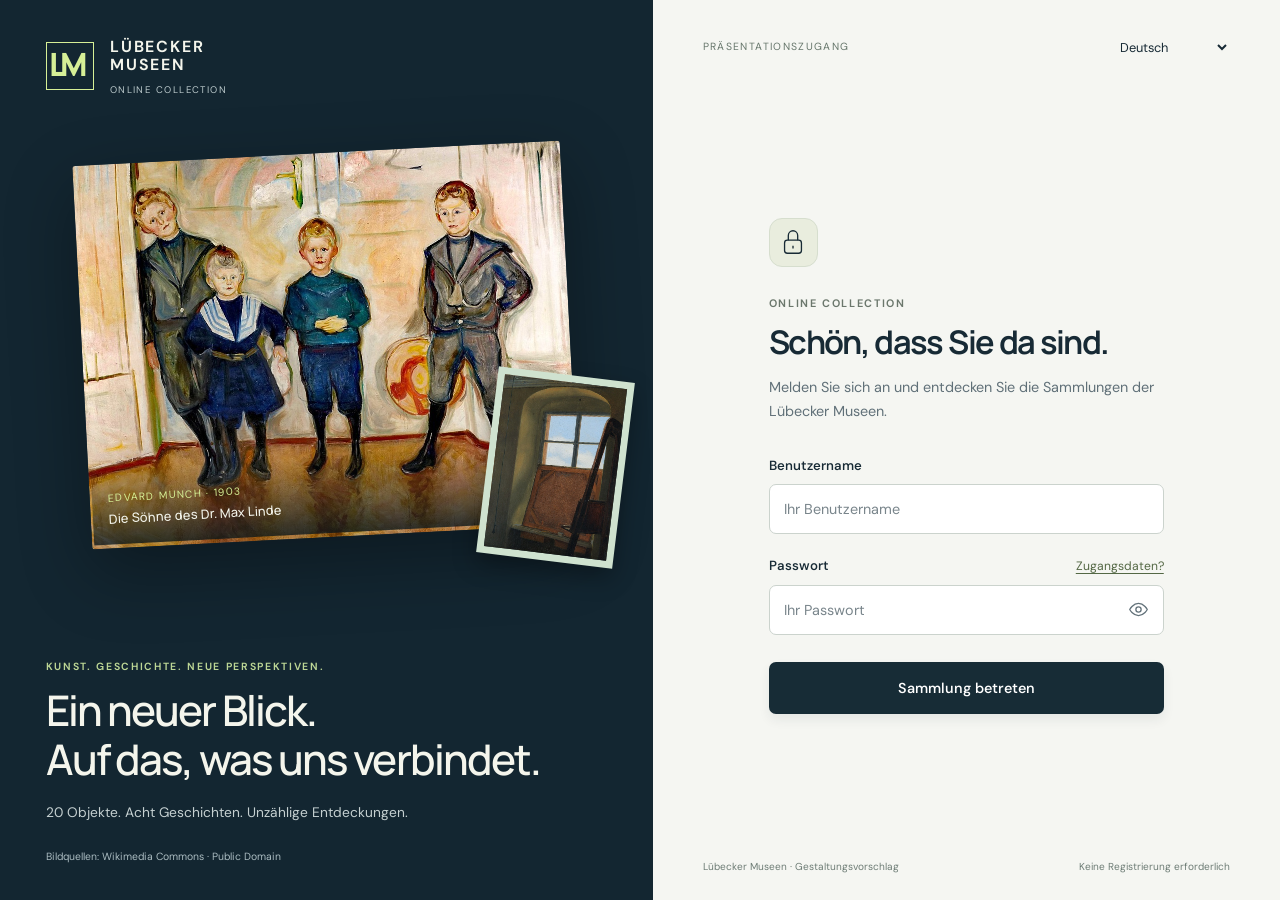
<file: index.html>
<!doctype html>
<html lang="de"><head><meta charset="UTF-8"><meta name="viewport" content="width=device-width,initial-scale=1"><meta name="theme-color" content="#14232d"><title>Online Collection · Lübecker Museen</title><meta name="description" content="Kunst, Geschichte und Natur in neuen Verbindungen entdecken. Ein interaktiver Prototyp der Online Collection der Lübecker Museen."><link rel="icon" type="image/svg+xml" href="data:image/svg+xml,%3Csvg xmlns='http://www.w3.org/2000/svg' viewBox='0 0 64 64'%3E%3Crect width='64' height='64' rx='14' fill='%2314232d'/%3E%3Cpath d='M15 17v31h34v-8H24V17z' fill='%23d4ef81'/%3E%3Ccircle cx='44' cy='22' r='8' fill='%23d4ef81'/%3E%3C/svg%3E"><link rel="stylesheet" href="style.css?v=0a763553220d"><link rel="stylesheet" href="login.css?v=cf4e38f5d39b"></head>
<body><a class="skip" href="#main">Zum Inhalt</a><header id="header"></header><main id="main" tabindex="-1"></main><footer id="footer"></footer><dialog id="modal"></dialog><div id="toast" role="status" aria-live="polite"></div><script src="data.js?v=6aab3ae37e9a"></script><script src="auth.js?v=b1df7546c62f"></script><script src="app.js?v=01482de61f24"></script></body></html>
</file>
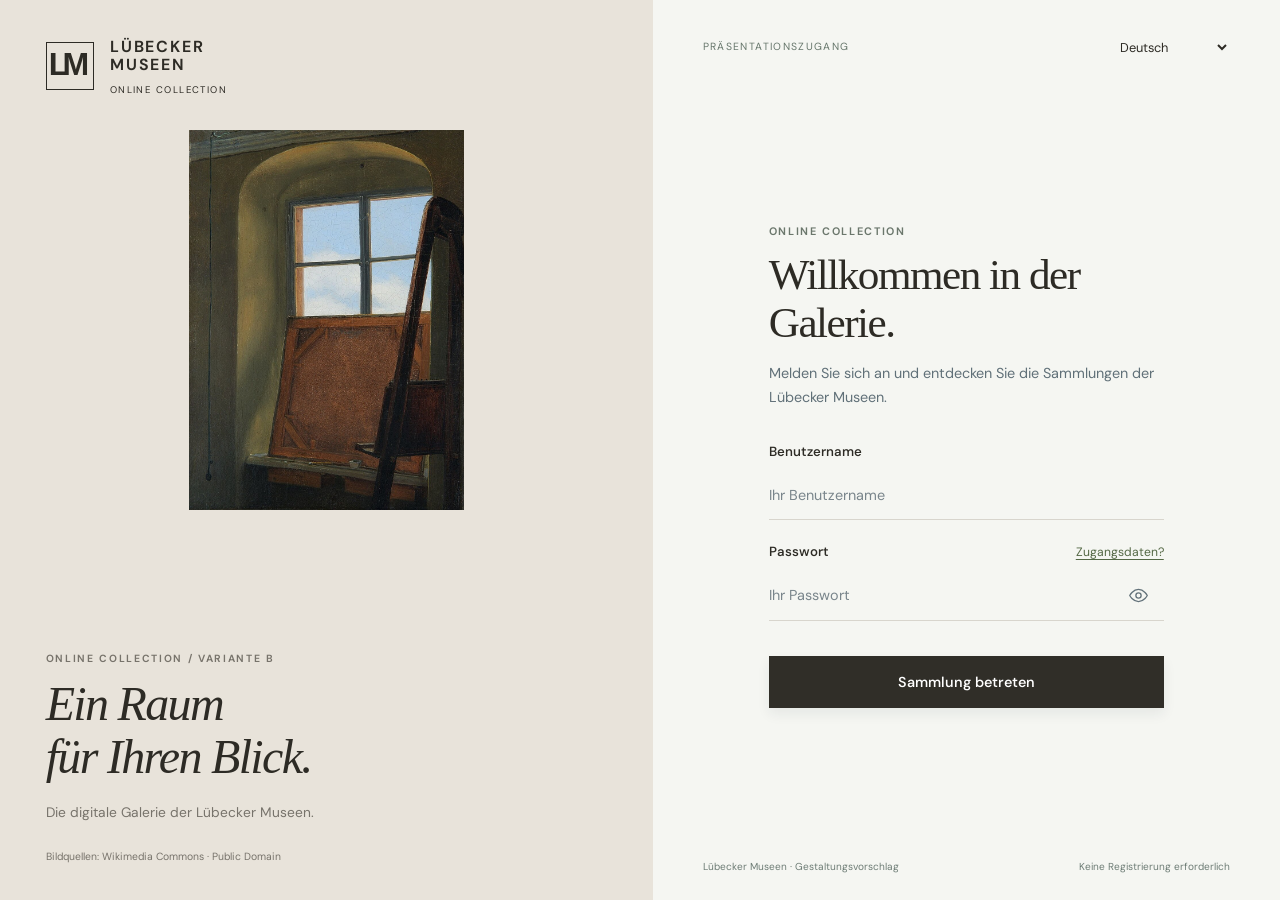
<file: b/index.html>
<!doctype html>
<html lang="de" data-design="b"><head><meta charset="UTF-8"><meta name="viewport" content="width=device-width,initial-scale=1"><meta name="theme-color" content="#14232d"><title>Online Collection · Lübecker Museen</title><meta name="description" content="Kunst, Geschichte und Natur in neuen Verbindungen entdecken. Ein interaktiver Prototyp der Online Collection der Lübecker Museen."><link rel="icon" type="image/svg+xml" href="data:image/svg+xml,%3Csvg xmlns='http://www.w3.org/2000/svg' viewBox='0 0 64 64'%3E%3Crect width='64' height='64' rx='14' fill='%2314232d'/%3E%3Cpath d='M15 17v31h34v-8H24V17z' fill='%23d4ef81'/%3E%3Ccircle cx='44' cy='22' r='8' fill='%23d4ef81'/%3E%3C/svg%3E"><link rel="stylesheet" href="../style.css?v=0a763553220d"><link rel="stylesheet" href="../login.css?v=cf4e38f5d39b"><link rel="stylesheet" href="../variants.css?v=46c971ae7c26"><link rel="stylesheet" href="gallery.css?v=8916e47de7c2"></head>
<body><a class="skip" href="#main">Zum Inhalt</a><header id="header"></header><main id="main" tabindex="-1"></main><footer id="footer"></footer><dialog id="modal"></dialog><div id="toast" role="status" aria-live="polite"></div><script src="../data.js?v=6aab3ae37e9a"></script><script src="../auth.js?v=b1df7546c62f"></script><script src="../variant-bootstrap.js?v=7fbb0af378fb"></script><script src="../app.js?v=01482de61f24"></script><script src="../variants.js?v=1f8920571a54"></script><script src="gallery.js?v=6ec45434e208"></script></body></html>
</file>
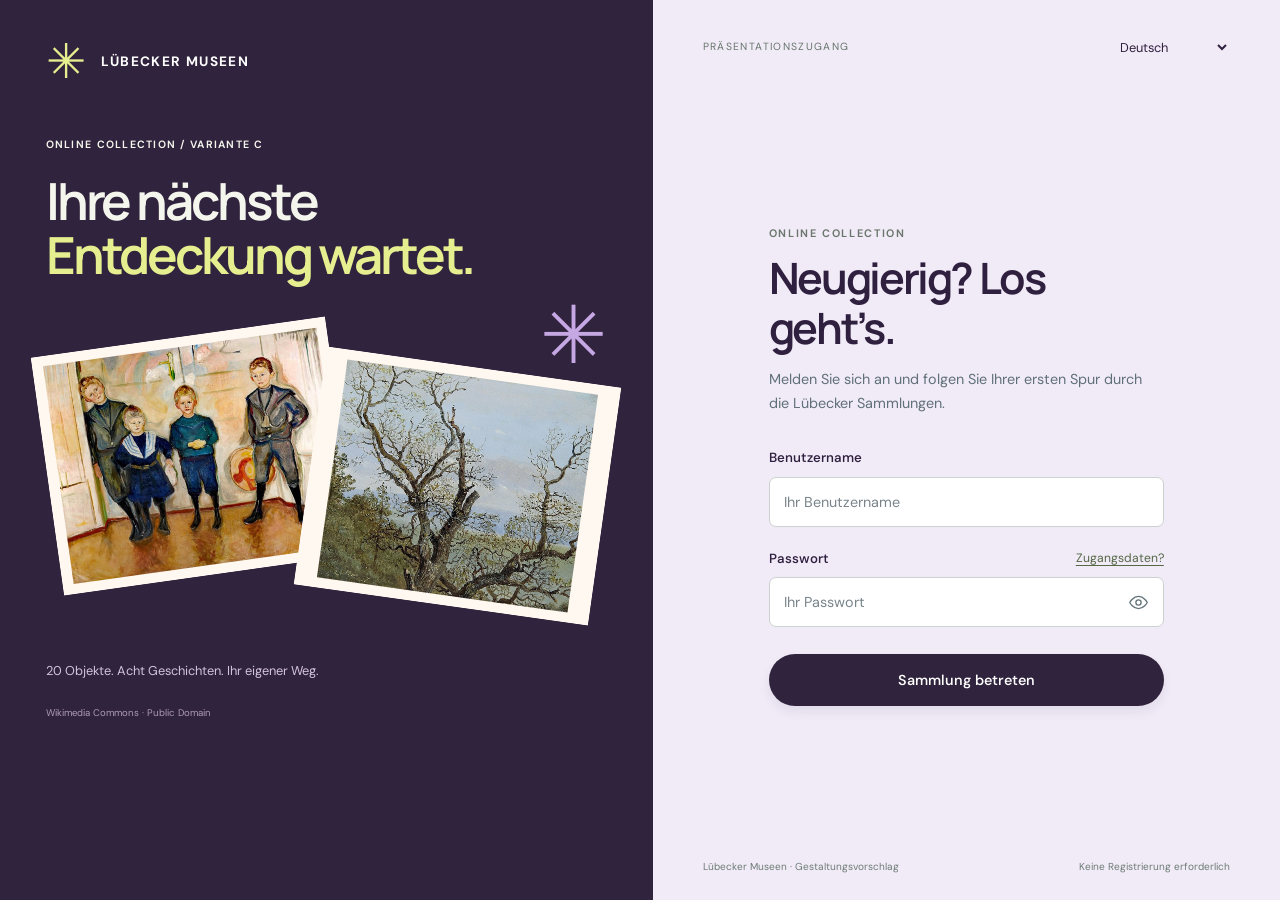
<file: c/index.html>
<!doctype html>
<html lang="de" data-design="c"><head><meta charset="UTF-8"><meta name="viewport" content="width=device-width,initial-scale=1"><meta name="theme-color" content="#14232d"><title>Online Collection · Lübecker Museen</title><meta name="description" content="Kunst, Geschichte und Natur in neuen Verbindungen entdecken. Ein interaktiver Prototyp der Online Collection der Lübecker Museen."><link rel="icon" type="image/svg+xml" href="data:image/svg+xml,%3Csvg xmlns='http://www.w3.org/2000/svg' viewBox='0 0 64 64'%3E%3Crect width='64' height='64' rx='14' fill='%2314232d'/%3E%3Cpath d='M15 17v31h34v-8H24V17z' fill='%23d4ef81'/%3E%3Ccircle cx='44' cy='22' r='8' fill='%23d4ef81'/%3E%3C/svg%3E"><link rel="stylesheet" href="../style.css?v=0a763553220d"><link rel="stylesheet" href="../login.css?v=cf4e38f5d39b"><link rel="stylesheet" href="../variants.css?v=46c971ae7c26"><link rel="stylesheet" href="discovery.css?v=9d9c953ae0db"></head>
<body><a class="skip" href="#main">Zum Inhalt</a><header id="header"></header><main id="main" tabindex="-1"></main><footer id="footer"></footer><dialog id="modal"></dialog><div id="toast" role="status" aria-live="polite"></div><script src="../data.js?v=6aab3ae37e9a"></script><script src="../auth.js?v=b1df7546c62f"></script><script src="../variant-bootstrap.js?v=7fbb0af378fb"></script><script src="../app.js?v=01482de61f24"></script><script src="../variants.js?v=1f8920571a54"></script><script src="discovery.js?v=1fb48e79c207"></script></body></html>
</file>
<file: style.css>
@import url('https://fonts.googleapis.com/css2?family=DM+Sans:wght@400;450;500;550;600;650;700&family=Manrope:wght@400;500;600;650;700;750;800&display=swap');
:root{--ink:#172a35;--muted:#657078;--paper:#f5f6f2;--surface:#fff;--line:#dce1df;--dark:#132631;--accent:#d6ef96;--blue:#a6cbeb;--orange:#efaa82;--font:'DM Sans',Arial,sans-serif;--display:'Manrope',Arial,sans-serif;--round:18px;--scale:1}
*{box-sizing:border-box}html{font-size:calc(16px * var(--scale));scroll-behavior:smooth}body{margin:0;background:var(--paper);color:var(--ink);font-family:var(--font);line-height:1.55}button,input,select,textarea{font:inherit}button,a,input,select,textarea{touch-action:manipulation}button,a{ -webkit-tap-highlight-color:transparent}button{cursor:pointer}a{color:inherit;text-underline-offset:4px}button{color:inherit}button:disabled{opacity:.5;cursor:default}h1,h2,h3,p{margin:0}h1,h2,h3{font-family:var(--display);line-height:1.15}h1{font-size:clamp(2.2rem,4vw,3.8rem);font-weight:650;letter-spacing:-.045em}h2{font-size:clamp(1.7rem,2.7vw,2.6rem);font-weight:600;letter-spacing:-.035em}h3{font-size:1.2rem;font-weight:650}button{border:0;background:none}svg{display:block}img{max-width:100%;display:block}button:focus-visible,a:focus-visible,input:focus-visible,select:focus-visible,textarea:focus-visible,summary:focus-visible{outline:3px solid #547b14;outline-offset:5px}button:hover{filter:brightness(.97)}.skip{position:fixed;left:1rem;top:-100px;background:var(--accent);padding:1rem;z-index:100}.skip:focus{top:10px}.icon{display:inline-flex;align-items:center;justify-content:center;width:21px;height:21px;flex-shrink:0}.icon svg{width:100%;height:100%;fill:none;stroke:currentColor;stroke-width:1.6;stroke-linecap:round;stroke-linejoin:round}.wrap{max-width:1540px;margin:auto;padding:0 4.5%}.topline{background:var(--dark);color:#e6eeeb;font-size:.75rem;padding:.45rem 4.5%;display:flex;justify-content:space-between;letter-spacing:.04em}.topline button{font-size:.75rem;color:var(--accent);padding:0}.header{height:100px;display:flex;gap:2rem;align-items:center;border-bottom:1px solid var(--line);background:var(--paper)}.brand{text-decoration:none;display:flex;align-items:center;gap:15px;min-width:235px}.brandmark{font-family:var(--display);font-size:2.1rem;font-weight:800;letter-spacing:-.18em;border:1.8px solid var(--ink);width:48px;height:48px;display:flex;align-items:center;padding:2px 8px 7px 2px}.brandtext{font-size:1.05rem;font-weight:700;line-height:1.17;letter-spacing:.09em}.brandtext small{display:block;font-size:.65rem;font-weight:500;letter-spacing:.14em;margin-top:6px}.mainnav{display:flex;align-items:center;gap:1.7rem;margin-left:auto}.navlink{text-decoration:none;font-size:.9rem;position:relative;white-space:nowrap}.navlink.active:after{content:'';height:2px;background:var(--ink);position:absolute;left:0;right:0;bottom:-13px}.header-tools{display:flex;gap:15px;align-items:center;border-left:1px solid var(--line);padding-left:24px}.language{background:transparent;border:0;font-size:.85rem;max-width:145px}.iconbutton{display:inline-flex;align-items:center;justify-content:center;min-width:42px;min-height:42px;border:1px solid var(--line);border-radius:50%;background:var(--surface)}.count{background:var(--ink);color:white;border-radius:50%;min-width:20px;display:inline-block;font-size:.72rem;text-align:center;margin-left:5px}.intro{padding-top:35px;display:flex;align-items:flex-end;justify-content:space-between;gap:28px;margin-bottom:28px}.eyebrow{font-size:.73rem;text-transform:uppercase;letter-spacing:.16em;font-weight:650;margin-bottom:11px;color:var(--muted)}.intro h1 em{font-style:normal;color:#718164}.intro-copy{max-width:320px;font-size:.92rem;color:var(--muted);padding-bottom:4px}.intro h1{font-size:clamp(2.2rem,3.3vw,3.35rem)}.toolbar{display:flex;justify-content:space-between;gap:14px;margin-bottom:20px;flex-wrap:wrap;align-items:center}.views{display:flex;gap:3px;background:#e9ece7;border-radius:40px;padding:5px}.views button{display:flex;gap:9px;align-items:center;padding:10px 20px;border-radius:30px;font-size:.88rem}.views button.active{background:var(--surface);box-shadow:0 2px 5px #172a3510}.views .icon{width:17px;height:17px}.chip{display:inline-flex;align-items:center;gap:8px;border:1px solid var(--line);padding:8px 16px;border-radius:25px;font-size:.84rem;background:var(--surface)}.chip.active{background:var(--ink);border-color:var(--ink);color:white}.chip-row{display:flex;gap:8px;flex-wrap:wrap}.subtle{color:var(--muted);font-size:.85rem}.network{position:relative;height:545px;border-radius:var(--round);overflow:hidden;background:radial-gradient(ellipse at 51% 47%,#2d4149 0,#142932 65%,#10232c 100%);color:white;isolation:isolate}.network:before{content:'';position:absolute;inset:0;background-image:radial-gradient(#a0c5d81d 1px,transparent 1px);background-size:24px 24px;pointer-events:none}.network-head{position:absolute;top:25px;left:28px;z-index:4}.network-head .eyebrow{color:#c7d5db;font-size:.69rem;margin:0 0 4px}.network-head p{font-size:.85rem;color:#b4c2c6}.network-head strong{font-size:1rem;color:white}.net-canvas{position:absolute;inset:20px 30px 48px;transition:transform .5s;transform-origin:center}.net-lines{position:absolute;inset:0;width:100%;height:100%;overflow:visible}.net-lines path{fill:none;stroke:#aecbb84d;stroke-width:1.1}.net-lines .person{stroke:#9ccde890;stroke-dasharray:5 5}.net-lines .place{stroke:#edb08775;stroke-dasharray:2 5}.netnode{position:absolute;transform:translate(-50%,-50%);z-index:2;padding:0;transition:transform .3s}.netnode:hover,.netnode:focus-visible{transform:translate(-50%,-50%) scale(1.07);z-index:5;filter:none}.netnode img{width:100%;height:100%;object-fit:cover;border-radius:6px;box-shadow:0 8px 35px #0006;border:1px solid #ffffff35}.netnode span{position:absolute;left:50%;transform:translateX(-50%);bottom:-35px;white-space:nowrap;background:#142832dc;color:#fff;padding:3px 10px;border-radius:4px;font-size:.76rem}.netnode.hero{width:195px;height:217px}.netnode.medium{width:130px;height:145px}.netnode.small{width:100px;height:115px}.topic-node{position:absolute;transform:translate(-50%,-50%);border:1px solid #c6e1998a;border-radius:100px;color:var(--accent);background:#284039;padding:12px 20px;font-size:.85rem;z-index:3;white-space:nowrap}.topic-node.person{color:#c2e0f8;background:#273f4e;border-color:#95c8ea7a}.topic-node.place{color:#efbd9e;background:#483c35;border-color:#e6ad807a}.net-caption{position:absolute;bottom:22px;left:28px;display:flex;gap:25px;font-size:.72rem;color:#c8d5d8}.legend{display:flex;align-items:center;gap:7px}.legend i{width:20px;border-top:2px solid #bed78f}.legend .blue{border-color:#9ccde8;border-top-style:dashed}.legend .orange{border-color:#edb087;border-top-style:dotted}.net-controls{position:absolute;right:20px;bottom:18px;display:flex;gap:6px}.net-controls button{background:#ffffff12;color:#eaf4f7;border:1px solid #ffffff30;border-radius:9px;width:36px;height:36px}.network-helper{position:absolute;right:26px;top:24px;display:flex;align-items:center;gap:8px;color:#c0d0d5;font-size:.73rem}.explore-bottom{display:flex;justify-content:space-between;gap:15px;padding:15px 3px 0;font-size:.82rem;color:var(--muted)}.textbutton{display:inline-flex;align-items:center;gap:8px;font-weight:550;text-decoration:underline;text-underline-offset:4px;font-size:.85rem;padding:0}.section{padding-top:55px;padding-bottom:15px}.section-head{display:flex;align-items:end;justify-content:space-between;gap:20px;margin-bottom:24px}.section-head .eyebrow{margin-bottom:8px}.story-grid{display:grid;grid-template-columns:repeat(4,1fr);gap:20px}.story-card{padding:0;text-align:left;border-radius:12px;overflow:hidden;background:var(--surface);border:1px solid var(--line);transition:transform .25s}.story-card:hover{transform:translateY(-4px);filter:none}.story-card figure{margin:0;height:185px;overflow:hidden;background:#d5d9d1}.story-card img{width:100%;height:100%;object-fit:cover;transition:transform .5s}.story-card:hover img{transform:scale(1.04)}.story-card .body{padding:19px 21px 21px}.story-card small{font-size:.68rem;text-transform:uppercase;letter-spacing:.08em;color:var(--muted);display:block;margin-bottom:8px}.story-card h3{font-size:1.15rem;line-height:1.3}.story-card .meta{margin-top:12px;font-size:.78rem;color:var(--muted)}.footer{margin-top:65px;padding-top:28px;padding-bottom:28px;border-top:1px solid var(--line);display:flex;justify-content:space-between;gap:24px;font-size:.78rem;color:var(--muted)}.footer-links{display:flex;gap:18px;flex-wrap:wrap}.footer button{font-size:inherit;padding:0;text-decoration:underline;text-underline-offset:3px}.primary,.secondary{display:inline-flex;align-items:center;justify-content:center;gap:9px;padding:12px 20px;border-radius:7px;font-weight:550;font-size:.9rem}.primary{background:var(--ink);color:white}.secondary{border:1px solid var(--line);background:var(--surface)}.primary.lime{background:var(--accent);color:var(--ink)}.button-row{display:flex;gap:10px;flex-wrap:wrap}.breadcrumb{font-size:.8rem;color:var(--muted);margin:28px 0 23px;display:flex;gap:10px;flex-wrap:wrap}.breadcrumb a{text-decoration:none}.searchbar{display:flex;align-items:center;border:1px solid #bac4c7;border-radius:9px;background:var(--surface);padding:6px 6px 6px 18px;gap:15px;margin:24px 0}.searchbar input{border:0;outline:0;background:none;flex:1;min-width:0;padding:10px 0;font-size:1.05rem}.search-layout{display:grid;grid-template-columns:230px 1fr;gap:35px}.filters{border-top:1px solid var(--line)}.filters label{display:block;font-size:.84rem;font-weight:550;margin-bottom:8px}.filter{padding:17px 0;border-bottom:1px solid var(--line)}.filter select{width:100%;padding:9px 10px;border:1px solid var(--line);background:var(--surface);border-radius:5px;font-size:.85rem;color:var(--ink)}.results-head{display:flex;gap:15px;align-items:center;justify-content:space-between;margin-bottom:20px}.results-head select{background:transparent;border:0;font-size:.85rem}.object-grid{display:grid;grid-template-columns:repeat(3,minmax(0,1fr));gap:25px 20px}.object-card{position:relative}.object-card>a{text-decoration:none;display:block}.object-card figure{margin:0;background:#e7e9e3;border-radius:10px;height:255px;overflow:hidden;display:flex;align-items:center;justify-content:center}.object-card img{width:100%;height:100%;object-fit:cover;transition:transform .4s}.object-card:hover img{transform:scale(1.025)}.object-card h3{font-size:1rem;line-height:1.3;margin:13px 0 5px}.object-card p{font-size:.8rem;color:var(--muted)}.object-card .save{position:absolute;right:10px;top:10px;background:#fffc;backdrop-filter:blur(5px)}.saved{background:var(--accent)!important;border-color:var(--accent)!important;color:var(--ink)!important}.tag{display:inline-block;padding:4px 8px;font-size:.7rem;border-radius:4px;background:#e8ece5;color:#47544a}.empty{padding:70px 25px;border:1px dashed #b4c0c1;border-radius:12px;text-align:center;grid-column:1/-1}.empty p{margin:12px 0 22px;color:var(--muted)}.detail{display:grid;grid-template-columns:minmax(0,1.15fr) minmax(0,1fr);gap:55px}.viewer{background:#e8e9e3;border-radius:14px;position:relative;overflow:hidden;min-height:510px;display:flex;align-items:center;justify-content:center}.viewer img{width:100%;max-height:600px;object-fit:contain}.viewer.dark{background:#162a34}.viewer .controls{position:absolute;bottom:18px;right:18px;display:flex;gap:7px}.image-credit{font-size:.72rem;color:var(--muted);margin:10px 0 15px}.detail h1{font-size:clamp(2.1rem,3vw,3.3rem);margin:10px 0 14px}.detail .artist{font-size:1.05rem;margin-bottom:18px}.detail .description{margin:25px 0;font-size:1rem;color:#4c5d65;max-width:600px}.detail dl{display:grid;grid-template-columns:135px 1fr;font-size:.85rem;margin:24px 0}.detail dt,.detail dd{padding:10px 0;border-bottom:1px solid var(--line);margin:0}.detail dt{color:var(--muted)}.notice{border-left:3px solid #86946d;background:#e9ede3;padding:14px 16px;border-radius:0 6px 6px 0;font-size:.84rem;margin:20px 0}.tabs{display:flex;gap:28px;border-bottom:1px solid var(--line);margin:35px 0 25px;overflow:auto}.tabs button{padding:15px 0;white-space:nowrap;font-size:.94rem}.tabs button.active{border-bottom:2px solid var(--ink);font-weight:650}.details-box{max-width:900px}.details-box p{margin-bottom:15px}.metadata{display:grid;grid-template-columns:1fr 1fr;gap:0 35px}.metadata .pair{display:flex;justify-content:space-between;gap:20px;border-bottom:1px solid var(--line);padding:13px 0;font-size:.87rem}.metadata .pair span:first-child{color:var(--muted)}.callout{padding:23px;border:1px solid var(--line);border-radius:12px;background:var(--surface)}.callout h3{margin-bottom:12px}.callout p{font-size:.87rem;color:var(--muted);margin-bottom:15px}.story-hero{display:grid;grid-template-columns:1fr 1fr;min-height:450px;border-radius:18px;overflow:hidden;background:var(--dark);color:white}.story-hero .copy{padding:55px;display:flex;flex-direction:column;justify-content:center}.story-hero .eyebrow{color:var(--accent)}.story-hero h1{font-size:3.3rem;margin-bottom:22px}.story-hero p{color:#d5dfe1;max-width:430px}.story-hero img{height:100%;width:100%;max-height:520px;object-fit:cover}.chapter{display:grid;grid-template-columns:70px 1fr 1fr;gap:30px;padding:50px 0;border-bottom:1px solid var(--line);align-items:center}.chapter .num{font-family:var(--display);font-size:3rem;color:#78876c;align-self:start}.chapter h2{margin-bottom:20px}.chapter p{color:var(--muted);margin-bottom:20px;max-width:500px}.chapter img{max-height:400px;width:100%;object-fit:contain;background:#e6e9e1;border-radius:12px}.map-layout{display:grid;grid-template-columns:1.5fr 1fr;gap:20px}.map{position:relative;background:#dfE7de;border:1px solid #ccd7cb;min-height:520px;overflow:hidden;border-radius:15px}.map svg{width:100%;height:520px}.map-label{position:absolute;bottom:18px;left:20px;background:#fffe;padding:8px 13px;border-radius:6px;font-size:.78rem}.map-pin{position:absolute;transform:translate(-50%,-50%);padding:7px 11px;border-radius:30px;background:var(--dark);color:white;box-shadow:0 3px 12px #172a3540;font-size:.75rem;white-space:nowrap}.map-pin.active{background:var(--accent);color:var(--ink);outline:3px solid #172a35}.map-list{max-height:520px;overflow:auto}.museum-row{width:100%;display:flex;align-items:center;gap:15px;padding:17px;text-align:left;border:1px solid var(--line);border-radius:10px;margin-bottom:10px;background:var(--surface)}.museum-row img{width:65px;height:68px;object-fit:cover;border-radius:6px}.museum-row small{display:block;color:var(--muted);font-size:.78rem}.museum-row.active{border-color:var(--ink);background:#edf1e5}.timeline{display:flex;gap:22px;overflow-x:auto;padding:50px 0 20px;position:relative}.timeitem:after{content:'';position:absolute;top:-25px;left:0;width:calc(100% + 22px);height:1px;background:var(--ink)}.timeitem:last-child:after{width:100%}.timeitem{min-width:240px;max-width:260px;position:relative}.timeitem:before{content:'';position:absolute;left:10px;top:-30px;width:11px;height:11px;border-radius:50%;background:var(--ink)}.timeitem .year{font-size:1.6rem;margin-bottom:18px;font-family:var(--display)}.timeitem img{width:100%;height:220px;object-fit:cover;border-radius:10px;margin-bottom:15px}.timeitem a{text-decoration:none}.timeitem p{font-size:.8rem;color:var(--muted);margin-top:8px}.editor{display:grid;grid-template-columns:220px 1fr;gap:30px}.editor-nav{border-right:1px solid var(--line);padding-right:25px}.editor-nav button{padding:12px 15px;width:100%;text-align:left;border-radius:7px;margin-bottom:7px;font-size:.86rem}.editor-nav button.active{background:var(--ink);color:white}.review-card{display:grid;grid-template-columns:200px 1fr;gap:25px;padding:25px;border:1px solid var(--line);background:white;border-radius:12px;margin-bottom:20px}.review-card img{height:235px;width:100%;object-fit:cover;border-radius:8px}.review-card textarea{width:100%;min-height:100px;margin:15px 0;border:1px solid var(--line);padding:12px;border-radius:6px}.status{font-size:.73rem;padding:5px 9px;background:#fff1d9;border-radius:5px;display:inline-block;margin-bottom:10px}.status.ok{background:#e4efcb}.table-scroll{overflow:auto}table{border-collapse:collapse;width:100%;font-size:.85rem}th,td{text-align:left;padding:13px;border-bottom:1px solid var(--line);vertical-align:top}th{color:var(--muted);font-weight:550}dialog{border:0;border-radius:15px;padding:30px;max-width:650px;width:calc(100% - 32px);max-height:90vh;overflow:auto;color:var(--ink);background:var(--paper);box-shadow:0 30px 100px #0005}dialog::backdrop{background:#0b1b25bb;backdrop-filter:blur(6px)}.modal-head{display:flex;justify-content:space-between;align-items:center;gap:15px;margin-bottom:22px}.modal-head h2{font-size:1.7rem}.modal-body p{margin:12px 0}.formfield{display:block;margin:18px 0;font-size:.9rem}.formfield input,.formfield textarea,.formfield select{display:block;width:100%;border:1px solid #bcc5c7;border-radius:5px;background:white;margin-top:6px;padding:11px}.formfield textarea{min-height:110px}.modal-body .hint{font-size:.78rem;color:var(--muted)}#toast{position:fixed;bottom:25px;left:50%;transform:translate(-50%,20px);opacity:0;pointer-events:none;transition:.25s;background:var(--dark);color:white;border:1px solid #778b92;padding:13px 23px;border-radius:10px;z-index:99;font-size:.9rem;max-width:90vw}#toast.show{opacity:1;transform:translate(-50%,0)}.zoom-dialog{max-width:95vw;width:95vw;height:92vh;background:#10232c;color:white;overflow:hidden;display:none;flex-direction:column}.zoom-dialog[open]{display:flex}.zoom-dialog .zoom-area{flex:1;overflow:auto;display:grid;place-items:center}.zoom-dialog img{max-width:none;max-height:none;object-fit:contain;transform-origin:top left}.zoom-dialog .zoom-actions{display:flex;gap:10px;align-items:center;justify-content:center;padding:15px}.zoom-dialog button{color:inherit}.zoom-dialog .iconbutton{background:#ffffff16;border-color:#ffffff30}.source-item{padding:15px 0;border-bottom:1px solid var(--line);font-size:.87rem}.source-item small{display:block;color:var(--muted)}.checkrow{display:flex;align-items:center;gap:10px;padding:15px 0;border-bottom:1px solid var(--line)}.checkrow input{width:20px;height:20px;accent-color:var(--ink)}.high-contrast{--paper:#fff;--ink:#000;--muted:#303030;--line:#555;--dark:#000}.high-contrast .network{background:#000}.reduced-motion *{transition:none!important;animation:none!important;scroll-behavior:auto!important}.mobile-only{display:none}.prototype-tag{color:#8a622c;background:#f8ebd6;padding:3px 8px;border-radius:4px;font-size:.7rem}.fieldnote{font-size:.78rem;color:var(--muted);margin-top:20px}.search-list .object-grid{grid-template-columns:1fr}.search-list .object-card>a{display:grid;grid-template-columns:130px 1fr;gap:20px;align-items:center}.search-list .object-card figure{height:130px}.search-list .object-card .save{left:83px;right:auto}.network-list{display:flex;gap:10px;flex-wrap:wrap;margin-top:15px}.details-list{padding:12px;border:1px solid var(--line);border-radius:8px;margin-top:15px}.details-list summary{cursor:pointer;font-size:.87rem}.print-title{display:none}
@media(min-width:1700px){.network{height:615px}.netnode.hero{width:220px;height:250px}.netnode.medium{width:150px;height:165px}.netnode.small{width:115px;height:130px}}
@media(max-width:1100px){.header{gap:15px}.brand{min-width:auto}.brandtext{font-size:.87rem}.mainnav{gap:17px}.header-tools{gap:7px;padding-left:14px}.navlink{font-size:.8rem}.network{height:510px}.netnode.hero{width:165px;height:190px}.netnode.medium{width:115px;height:125px}.netnode.small{width:85px;height:98px}.object-grid{grid-template-columns:repeat(2,minmax(0,1fr))}.story-grid{grid-template-columns:repeat(2,1fr)}.detail{gap:30px}.story-hero .copy{padding:30px}.story-hero h1{font-size:2.5rem}}
@media(max-width:760px){.wrap{padding-left:20px;padding-right:20px}.topline{padding:6px 20px;font-size:.65rem}.topline span:last-child{display:none}.header{height:auto;min-height:82px;flex-wrap:wrap;padding-top:15px;padding-bottom:0;gap:12px}.brandmark{width:37px;height:37px;font-size:1.7rem}.brandtext{font-size:.8rem}.brandtext small{font-size:.57rem}.header-tools{margin-left:auto;border:0;padding:0;gap:3px}.header-tools .iconbutton{border:0;background:transparent;width:35px;min-width:35px}.language{font-size:.77rem;max-width:82px}.mainnav{order:3;width:100%;justify-content:space-between;gap:10px;padding:12px 0 14px;border-top:1px solid var(--line)}.navlink{font-size:.8rem}.navlink.active:after{bottom:-14px}.intro{padding-top:25px;display:block}.intro h1{font-size:2.45rem}.intro-copy{max-width:100%;font-size:.86rem;margin-top:15px}.views{width:100%;justify-content:space-between}.views button{padding:9px 13px;font-size:.79rem;gap:6px}.toolbar>.chip-row{width:100%;overflow:auto;flex-wrap:nowrap}.chip{font-size:.78rem;white-space:nowrap}.network{height:515px;margin:0 -10px;border-radius:13px}.network-head{left:18px;top:18px}.network-helper{display:none}.net-canvas{inset:80px -100px 65px;transform:scale(.8)}.netnode.hero{width:135px;height:160px}.netnode.medium{width:95px;height:108px}.netnode.small{width:78px;height:88px}.netnode span{font-size:.75rem;bottom:-30px;padding:2px 5px}.topic-node{padding:8px 12px;font-size:.85rem}.net-caption{bottom:65px;left:18px;gap:12px;font-size:.65rem;flex-wrap:wrap}.net-controls{bottom:15px;right:15px}.explore-bottom{font-size:.75rem;display:block}.explore-bottom button{margin-top:10px}.section{padding-top:35px}.section-head{align-items:start}.section-head .textbutton{font-size:.78rem}.story-grid{gap:12px}.story-card figure{height:145px}.story-card .body{padding:14px}.story-card h3{font-size:1rem}.story-card small{font-size:.62rem}.story-card .meta{font-size:.7rem}.footer{display:block;margin-top:40px}.footer-links{margin-top:18px;gap:14px}.search-layout{grid-template-columns:1fr;gap:20px}.filters{display:none}.filters.open{display:block}.mobile-only{display:inline-flex}.object-grid{gap:22px 14px}.object-card figure{height:210px}.object-card h3{font-size:.91rem}.object-card p{font-size:.72rem}.detail{grid-template-columns:1fr;gap:25px}.viewer{min-height:330px;max-height:480px}.viewer img{max-height:480px}.detail h1{font-size:2.5rem}.detail .description{margin:18px 0}.metadata{grid-template-columns:1fr}.story-hero{grid-template-columns:1fr}.story-hero img{height:280px;order:-1}.story-hero .copy{padding:28px}.chapter{grid-template-columns:35px 1fr;gap:15px}.chapter img{grid-column:2}.chapter .num{font-size:2rem}.map-layout{grid-template-columns:1fr}.map{min-height:400px}.map svg{height:400px}.map-list{max-height:300px}.editor{grid-template-columns:1fr}.editor-nav{display:flex;overflow:auto;border:0;padding:0}.editor-nav button{white-space:nowrap}.review-card{grid-template-columns:1fr;padding:20px}.review-card img{height:230px;object-fit:contain;background:#e8e9e2}.results-head{flex-wrap:wrap}.intro .button-row{margin-top:20px}.searchbar{gap:8px;padding-left:12px}.searchbar .primary{padding:10px 12px}.network-list .chip{white-space:normal;text-align:left}.button-row .primary,.button-row .secondary{padding:11px 14px}.tabs{gap:23px}.tabs button{font-size:.88rem}}
@media(max-width:390px){.brandtext{font-size:.7rem}.brandtext small{font-size:.5rem}.header-tools{gap:0}.header-tools .iconbutton{min-width:31px;width:31px}.object-card figure{height:175px}.net-canvas{inset:80px -120px 65px}.views button{padding:9px 10px}}
@media(prefers-reduced-motion:reduce){*{scroll-behavior:auto!important;transition:none!important;animation:none!important}}
.detail>*,.metadata>*,.search-layout>*,.editor>*{min-width:0}.detail h1,.object-card h3,.metadata .pair{overflow-wrap:anywhere}.netnode span{max-width:225px;white-space:normal;text-align:center;line-height:1.25;min-width:100px}.netnode.small span{max-width:180px}.header{height:auto;min-height:100px;flex-wrap:wrap;padding-top:18px;padding-bottom:18px}.mainnav{flex-wrap:wrap}.network .iconbutton:focus-visible,.netnode:focus-visible,.topic-node:focus-visible{outline-color:var(--accent)}
@media(max-width:760px){.header{min-height:82px;padding-top:15px;padding-bottom:0}.mainnav{flex-wrap:nowrap;overflow-x:auto;max-width:100%;justify-content:flex-start;gap:18px}.mainnav a{flex-shrink:0}.views{overflow-x:auto;max-width:100%;justify-content:flex-start}.views button{flex-shrink:0;padding:9px 10px}.netnode span{max-width:150px}.topic-node{max-width:190px;white-space:normal}.toolbar>.chip-row{max-width:100%}}
@media print{header,footer,.toolbar,.button-row,.save,.breadcrumb,.filters,.searchbar,.results-head,dialog,#toast{display:none!important}.print-title{display:block}.object-grid{grid-template-columns:repeat(3,1fr)}.object-card{break-inside:avoid}.object-card figure{height:160px}body{background:white;color:black}.intro{padding-top:0}a{text-decoration:none!important}.wrap{padding:0}.object-card p{color:#333}}
</file>
<file: login.css>
.login-visible{background:#f5f6f2}.login-visible #main{outline:none}.login-shell{min-height:100svh;display:grid;grid-template-columns:1.04fr 1fr}.login-art{background:#132631;color:#f4f5ec;min-height:100svh;position:relative;padding:38px 7% 35px;overflow:hidden;display:flex;flex-direction:column}.login-brand{display:flex;align-items:center;gap:16px;font-size:1rem;font-weight:650;line-height:1.15;letter-spacing:.12em}.login-brand .brandmark{border-color:#d6ef96;color:#d6ef96;font-size:2rem;letter-spacing:-.18em}.login-brand small{display:block;letter-spacing:.15em;font-size:.6rem;margin-top:9px;font-weight:400;color:#bbc9cb}.login-artwork{position:relative;max-width:525px;width:87%;margin:58px auto 38px;padding-bottom:4px}.login-main-image{width:100%;aspect-ratio:1.27;object-fit:cover;border-radius:3px;box-shadow:0 24px 70px #0005;transform:rotate(-3deg)}.login-inset{position:absolute;bottom:-20px;right:-11%;width:28%;aspect-ratio:.73;object-fit:cover;border:7px solid #cfe2cf;box-shadow:0 10px 25px #0005;transform:rotate(7deg)}.login-art-caption{position:absolute;left:10px;bottom:8px;right:0;padding:24px 16px 13px;background:linear-gradient(transparent,#08151ac7);transform:rotate(-3deg);pointer-events:none}.login-art-caption span{display:block;color:#d6ef96;font-size:.65rem;letter-spacing:.12em}.login-art-caption strong{font-family:var(--display);font-size:.8rem;font-weight:500}.login-art-copy{margin-top:auto;max-width:510px}.login-art-copy .eyebrow{color:#bcd695;font-size:.65rem}.login-art-copy h1{font-size:clamp(2rem,3.3vw,3.5rem);letter-spacing:-.045em;font-weight:550;line-height:1.15}.login-art-copy>p:last-child{font-size:.86rem;color:#c5d0d1;margin-top:18px}.login-credit{font-size:.65rem;color:#abbcc1;display:block;margin-top:26px}.login-panel{display:flex;flex-direction:column;padding:38px 8% 25px;min-width:0}.login-panel-top{display:flex;align-items:center;justify-content:space-between;gap:15px}.login-demo-label{font-size:.65rem;letter-spacing:.13em;color:#66766b}.login-panel-top select{font-size:.8rem;background:transparent;border:0;color:var(--ink);max-width:140px}.login-form-wrap{width:100%;max-width:395px;margin:auto; padding:65px 0 50px}.login-symbol{width:49px;height:49px;display:grid;place-items:center;background:#e9edde;border:1px solid #d6dece;border-radius:13px;margin-bottom:28px}.login-symbol svg{width:30px;height:30px}.login-form-wrap .eyebrow{font-size:.68rem;letter-spacing:.15em;color:#6b776c}.login-form-wrap h2{font-size:clamp(1.9rem,2.55vw,2.65rem);font-weight:650;letter-spacing:-.05em;line-height:1.15}.login-intro{color:#607078;font-size:.9rem;line-height:1.65;margin:16px 0 32px}.login-form-wrap form>label,.login-password-label label{display:block;font-size:.83rem;font-weight:550;margin:0 0 8px}.login-form-wrap input{width:100%;height:50px;border:1px solid #cbd3cd;background:#fff;border-radius:7px;padding:13px 14px;font-size:.9rem;color:var(--ink)}.login-form-wrap input::placeholder{color:#79858b}.login-form-wrap input[aria-invalid=true]{border-color:#b24737}.login-password-label{display:flex;justify-content:space-between;align-items:center;margin-top:22px}.login-password-label button{font-size:.76rem;text-decoration:underline;text-underline-offset:3px;padding:0;margin-bottom:8px;color:#546845}.login-password{position:relative}.login-password input{padding-right:52px}.login-password button{position:absolute;right:3px;top:3px;display:grid;place-items:center;height:44px;width:44px;color:#63727a}.login-password button svg{width:21px;height:21px}.login-submit{display:flex;align-items:center;justify-content:center;width:100%;height:52px;background:#172c36;color:white;font-size:.9rem;font-weight:550;border-radius:7px;margin-top:27px;box-shadow:0 6px 12px #172a3512}.login-submit:hover{background:#28434e}.login-error{color:#8f3026;background:#faeae5;padding:11px 13px;border-radius:6px;font-size:.8rem;line-height:1.5;margin-top:15px}.login-demo-note{border-top:1px solid #dce1d8;margin-top:30px;padding-top:21px;font-size:.77rem;color:#64726d}.login-demo-note strong{color:#35473d;font-weight:550;font-size:.81rem}.login-demo-note p{margin:5px 0 9px;line-height:1.55}.login-demo-note button{padding:0;color:#294435;font-size:.79rem;text-decoration:underline;text-underline-offset:4px}.login-demo-note code{background:#e5eadf;padding:2px 5px;border-radius:3px;font-size:.8rem;color:#24362b}#login-help{margin-top:13px}#login-help span{display:block;margin-top:7px}.login-panel-bottom{display:flex;justify-content:space-between;gap:20px;font-size:.63rem;color:#6d7c75}.logout-button{font-size:.75rem;color:var(--muted);padding:8px 0;text-decoration:underline;text-underline-offset:3px}.network-themes{margin-bottom:18px;display:flex;gap:8px;flex-wrap:wrap}.new-label{font-size:.65rem;background:var(--accent);color:var(--ink);padding:4px 7px;border-radius:3px;position:absolute;left:10px;top:10px}.related-story-grid{display:grid;grid-template-columns:repeat(2,minmax(0,1fr));gap:16px;margin-top:24px}.story-question{padding:18px 20px;background:#e8edde;border-left:3px solid #83945f;border-radius:0 7px 7px 0;margin-top:20px;font-size:.9rem;line-height:1.65}.story-question strong{display:block;font-size:.7rem;letter-spacing:.1em;text-transform:uppercase;margin-bottom:6px;color:#536440}.story-heading-row{display:flex;justify-content:space-between;align-items:center;gap:18px}.story-heading-row .textbutton{white-space:nowrap}.collection-stats{display:flex;gap:30px;margin-top:22px;flex-wrap:wrap;font-size:.82rem;color:var(--muted)}.collection-stats strong{font-family:var(--display);font-size:1.5rem;color:var(--ink);font-weight:600;display:block}
@media(min-width:1550px){.login-artwork{margin-top:70px;margin-bottom:65px}.login-art{padding-left:9%;padding-right:9%}.login-art-copy h1{font-size:3.5rem}}
@media(max-width:1000px){.login-panel{padding:28px 7% 22px}.login-art{padding:28px 7%}.login-artwork{width:92%;margin-top:65px;margin-bottom:65px}.login-form-wrap h2{font-size:2rem}.login-art-copy h1{font-size:2.4rem}.login-panel-bottom{display:block}.login-panel-bottom span{display:block;margin-top:5px}.login-form-wrap{padding:45px 0}.login-demo-label{font-size:.6rem}}
@media(max-width:760px){.login-shell{grid-template-columns:1fr}.login-art{min-height:0;padding:25px 24px 27px;display:block}.login-brand{font-size:.78rem;gap:12px}.login-brand .brandmark{width:38px;height:38px;font-size:1.7rem}.login-brand small{font-size:.53rem;margin-top:5px}.login-artwork{display:none}.login-art-copy{margin-top:28px}.login-art-copy h1{font-size:1.9rem}.login-art-copy .eyebrow{font-size:.6rem}.login-art-copy>p:last-child{font-size:.77rem;margin-top:12px}.login-credit{display:none}.login-panel{padding:24px;min-height:0}.login-form-wrap{padding:35px 0 30px;max-width:460px}.login-symbol{display:none}.login-form-wrap h2{font-size:2rem}.login-intro{margin:14px 0 25px}.login-demo-note{margin-top:25px}.login-panel-bottom{padding-top:10px;border-top:1px solid var(--line);font-size:.65rem}.network-themes{flex-wrap:nowrap;overflow-x:auto;padding-bottom:6px;max-width:100%}.network-themes button{flex-shrink:0}.related-story-grid{grid-template-columns:1fr}.logout-button{font-size:.68rem}.header-tools{gap:7px}.collection-stats{gap:20px}}
@media(prefers-reduced-motion:reduce){.login-main-image,.login-inset{transform:none}}
</file>
<file: variants.css>
/* Two distinct visual systems over one application and dataset. */
.sr-only{position:absolute;width:1px;height:1px;overflow:hidden;clip-path:inset(50%);white-space:nowrap}
.design-home{padding-bottom:30px}.design-home h1{font-size:clamp(3rem,5.7vw,6.8rem);line-height:1.01}.design-home .eyebrow{font-size:.68rem}.hero-description{max-width:350px;margin:26px 0 30px;color:var(--muted);line-height:1.8}.hero-index{display:flex;gap:25px;margin-top:55px;font-size:.73rem}.gallery-hero{display:grid;grid-template-columns:.9fr 1.1fr;gap:6%;padding:65px 0 55px;align-items:center}.gallery-art{margin:0;min-width:0}.gallery-art>a{display:block;background:#e8e4dd;padding:30px}.gallery-art img{width:100%;height:480px;object-fit:contain}.gallery-art figcaption{display:flex;justify-content:space-between;gap:15px;font-size:.77rem;padding-top:18px}.gallery-art figcaption strong{font-weight:600}.gallery-art figcaption>a{font-size:1.7rem;text-decoration:none}.gallery-copy em{font-weight:400;color:#7e7162}.museum-strip{display:flex;gap:20px;justify-content:space-between;align-items:center;border-top:1px solid var(--line);border-bottom:1px solid var(--line);padding:24px 0;font-size:.75rem;flex-wrap:wrap}.museum-strip>span:first-child{font-size:.62rem;letter-spacing:.12em;color:var(--muted)}.gallery-intro{display:grid;grid-template-columns:1fr 1fr;gap:25px 10%;padding:80px 0 35px}.gallery-intro>.eyebrow{grid-column:1/-1}.gallery-intro h2{font-size:clamp(2rem,3.5vw,3.8rem)}.gallery-intro>div>p{color:var(--muted);font-size:.9rem}.design-search{display:flex;align-items:center;border-bottom:1px solid var(--ink);margin-top:25px;gap:10px;min-width:0}.design-search input{border:0;background:transparent;min-width:0;flex:1;padding:15px 0;outline-offset:0}.design-search button{padding:15px}.design-views{display:grid;grid-template-columns:repeat(4,minmax(0,1fr));gap:18px;margin:30px 0 65px}.design-views a{display:flex;align-items:center;gap:13px;padding:23px 0;border-top:1px solid var(--line);text-decoration:none;font-size:.86rem}.design-views a>span:last-child{margin-left:auto}.design-stories{padding:35px 0 45px}.gallery-feature{display:grid;grid-template-columns:1fr 1fr;gap:12%;align-items:center;background:#ebe7df;padding:60px;margin-top:50px}.gallery-feature>a img{height:470px;width:100%;object-fit:contain}.gallery-feature h2{font-size:clamp(2rem,3.4vw,3.5rem)}.gallery-feature p:not(.eyebrow){font-size:.9rem;line-height:1.8;margin:25px 0}.design-edition{font-size:.62rem;letter-spacing:.12em;max-width:160px}.discovery-hero{display:grid;grid-template-columns:1fr 1fr;gap:3%;padding:55px 0 50px;align-items:center}.discovery-copy>p:not(.eyebrow){max-width:410px;font-size:1rem;margin-top:25px}.discovery-copy h1{font-weight:750;letter-spacing:-.065em}.discovery-copy h1 em{font-style:normal;color:#7252a2}.discovery-actions{display:flex;align-items:center;gap:25px;margin-top:30px;flex-wrap:wrap}.discovery-collage{height:510px;position:relative;min-width:0}.collage-paths{position:absolute;inset:0;width:100%;height:100%;overflow:visible;pointer-events:none}.collage-paths path{fill:none;stroke:#8b779f;stroke-width:1.5;stroke-dasharray:5 7}.discovery-art{position:absolute;padding:9px 9px 12px;background:#fff;box-shadow:0 12px 25px #39255319;width:43%;transition:transform .2s}.discovery-art:hover{transform:rotate(0deg) scale(1.03)}.discovery-art img{width:100%;height:185px;object-fit:cover}.discovery-art span{display:block;text-align:left;font-size:.65rem;margin-top:9px}.art-0{left:5%;top:15%;transform:rotate(-9deg);z-index:2}.art-1{right:0;top:4%;transform:rotate(8deg)}.art-2{right:15%;bottom:3%;transform:rotate(5deg);width:35%;z-index:3}.art-2 img{height:140px}.collage-label{position:absolute;left:2%;bottom:20%;background:#dae98f;padding:12px 18px;border-radius:30px;transform:rotate(-6deg);z-index:4;font-size:.8rem}.collage-note{position:absolute;left:5%;top:0;font-size:.75rem;letter-spacing:.06em}.collage-star{position:absolute;right:0;bottom:19%;font-size:6rem;line-height:1;color:#8062ad}.discovery-search{display:grid;grid-template-columns:1.2fr 1fr;gap:8%;align-items:center;padding:35px 0;border-top:1px solid var(--line)}.discovery-search h2{font-size:1.7rem}.discovery-search form{margin:0}.question-grid{display:grid;grid-template-columns:repeat(3,minmax(0,1fr));gap:22px;margin-bottom:75px}.question-grid>button{position:relative;overflow:hidden;text-align:left;background:#e6def0;padding:26px 28px 0;border-radius:5px;min-height:320px}.question-grid>button:nth-child(2){background:#e5eac8}.question-grid>button:nth-child(3){background:#f0d8c5}.question-number{font-size:.7rem}.question-grid h3{font-size:1.7rem;max-width:240px;margin:17px 0 25px;letter-spacing:-.04em}.question-grid img{width:67%;height:165px;object-fit:cover;margin-left:auto;transform:rotate(-6deg);transform-origin:bottom;transition:transform .25s}.question-grid button:hover img{transform:rotate(0deg)}.question-arrow{position:absolute;bottom:20px;left:25px;font-size:2rem}.discovery-network{background:#30233d;color:#fff;padding:55px;display:grid;grid-template-columns:1fr 1fr;gap:10%;border-radius:6px}.discovery-network h2{font-size:clamp(2rem,3.7vw,4rem)}.discovery-network .eyebrow{color:#d3c1e5}.discovery-network p:not(.eyebrow){color:#d7ccdf;margin:25px 0;max-width:390px;font-size:.9rem}.discovery-network .primary{background:#dfed9f;color:#2c2238}.connection-preview{position:relative;display:flex;align-items:center;justify-content:center;gap:12px;min-width:0}.connection-preview:before{content:'';position:absolute;left:0;right:0;top:45%;height:1px;background:#dcc8ee;transform:rotate(-15deg)}.connection-preview button{padding:0;position:relative;flex:1;min-width:0}.connection-preview button:nth-child(2){align-self:flex-start;margin-top:25px}.connection-preview button:nth-child(3){align-self:flex-end;margin-bottom:65px}.connection-preview img{width:100%;height:165px;object-fit:cover;border:4px solid #fff}.connection-preview button span{display:block;font-size:.65rem;margin-top:10px}.connection-preview>span{position:absolute;bottom:0;border:1px solid #d8c4e8;border-radius:30px;padding:8px 15px;font-size:.8rem}
html[data-design=b]{--paper:#faf9f6;--surface:#fff;--ink:#292721;--muted:#777267;--line:#dedbd4;--accent:#e6dfd0;--dark:#292721;--display:Georgia,'Times New Roman',serif;--round:0px}html[data-design=b] h1,html[data-design=b] h2,html[data-design=b] h3{font-weight:400;letter-spacing:-.035em}html[data-design=b] .brandmark{font-family:Arial,sans-serif;font-weight:700}html[data-design=b] .topline{background:var(--paper);color:var(--muted);border-bottom:1px solid var(--line);font-size:.6rem}html[data-design=b] .topline button{color:var(--muted);font-size:.6rem}html[data-design=b] .header{height:105px}html[data-design=b] .primary{border-radius:0;background:#302e28;color:#fff;font-size:.8rem;font-weight:400;padding:15px 23px;gap:25px}html[data-design=b] .secondary,html[data-design=b] .callout,html[data-design=b] .object-card,html[data-design=b] .story-card,html[data-design=b] .story-hero{border-radius:0}html[data-design=b] .story-card{border:0;background:none;overflow:visible}html[data-design=b] .story-card figure{height:260px;background:#ece9e2;padding:15px}html[data-design=b] .story-card img{object-fit:contain}html[data-design=b] .story-card .body{padding:20px 0}html[data-design=b] .story-card h3{font-size:1.6rem}html[data-design=b] .object-card{background:none;border:0}html[data-design=b] .object-card h3{font-size:1.4rem}html[data-design=b] .object-hero img{border-radius:0}html[data-design=b] .login-art{background:#302e28}html[data-design=b] .login-main-image,html[data-design=b] .login-inset{transform:none}html[data-design=b] .login-art-copy h1{font-weight:400}html[data-design=b] .login-submit{background:#302e28;border-radius:0}
html[data-design=c]{--paper:#faf7f0;--surface:#fffdfa;--ink:#30233d;--muted:#75667f;--line:#ded5e3;--accent:#deed9c;--dark:#30233d;--round:6px}html[data-design=c] .topline{background:#30233d}html[data-design=c] .primary{background:#30233d;color:white;border-radius:30px;padding:15px 25px;gap:20px}html[data-design=c] .story-card{border:0;border-radius:5px;background:#ece5f2}html[data-design=c] .story-card:nth-child(3n+2){background:#e9eddb}html[data-design=c] .story-card:nth-child(3n){background:#f3e5d9}html[data-design=c] .story-card figure{height:220px}html[data-design=c] .story-card h3{font-size:1.35rem;letter-spacing:-.04em}html[data-design=c] .object-card{border-radius:5px}html[data-design=c] .network{background:radial-gradient(ellipse at center,#514060,#30233d)}html[data-design=c] .intro h1 em{color:#8062ad}html[data-design=c] .login-art{background:#30233d}html[data-design=c] .login-panel{background:#f1eaf7}html[data-design=c] .login-submit{background:#30233d;border-radius:30px}
@media(max-width:1200px){.gallery-art img{height:380px}.gallery-art>a{padding:15px}.gallery-hero{gap:5%}.discovery-art img{height:150px}.discovery-collage{height:440px}.art-2 img{height:120px}.question-grid h3{font-size:1.4rem}.header{gap:20px}.gallery-feature{gap:7%;padding:35px}.discovery-network{padding:35px;gap:5%}}
@media(max-width:800px){.gallery-hero,.discovery-hero{grid-template-columns:1fr;padding-top:35px;gap:35px}.design-home h1{font-size:clamp(3.2rem,10vw,5rem)}.gallery-copy h1 br:nth-child(2){display:none}.hero-description{max-width:500px}.hero-index{margin-top:25px}.gallery-art img{height:430px}.gallery-art>a{padding:25px}.gallery-intro{padding-top:45px;gap:20px}.design-views{grid-template-columns:1fr 1fr;margin-bottom:30px}.gallery-feature{gap:30px}.gallery-feature>a img{height:330px}.discovery-collage{height:460px;max-width:540px;width:100%;margin:auto}.discovery-art img{height:180px}.question-grid{gap:12px}.question-grid>button{padding:18px 18px 0;min-height:300px}.question-grid h3{font-size:1.2rem}.discovery-network{grid-template-columns:1fr;gap:30px}.connection-preview{min-height:290px}.connection-preview img{height:180px}.discovery-search{grid-template-columns:1fr;gap:20px}.museum-strip{justify-content:flex-start}.museum-strip>span:first-child{width:100%}}
@media(max-width:540px){.gallery-art img{height:320px}.gallery-intro,.gallery-feature{grid-template-columns:1fr}.gallery-intro h2{font-size:2.3rem}.gallery-feature{padding:25px;margin-top:20px}.gallery-feature>a img{height:300px}.design-views{gap:10px}.design-views a{font-size:.75rem;gap:8px}.hero-index{gap:18px}.question-grid{grid-template-columns:1fr;margin-bottom:35px}.question-grid>button{min-height:210px;padding:25px}.question-grid h3{font-size:1.8rem;max-width:55%;margin-bottom:0}.question-grid img{position:absolute;right:15px;bottom:-15px;width:35%;height:170px;transform:rotate(8deg)}.question-arrow{bottom:15px}.discovery-collage{height:350px}.discovery-art img{height:125px}.art-2 img{height:90px}.discovery-art span{font-size:.55rem}.collage-star{font-size:4rem}.collage-label{font-size:.65rem;padding:9px 12px}.discovery-network{padding:26px}.connection-preview img{height:130px}.connection-preview{min-height:250px}.design-stories{padding-top:20px}.design-stories .section-head{align-items:start;flex-direction:column}.gallery-copy em{line-height:1.1}.design-home .story-grid{grid-template-columns:1fr 1fr;gap:18px 12px}html[data-design=b] .story-card figure{height:180px;padding:8px}html[data-design=b] .story-card h3{font-size:1.25rem}html[data-design=c] .story-card figure{height:150px}html[data-design=c] .story-card .body{padding:14px}html[data-design=c] .story-card h3{font-size:1.05rem}.design-home .story-card small{font-size:.55rem}.design-home .story-card .meta{font-size:.65rem}}
@media(prefers-reduced-motion:reduce){.discovery-art,.question-grid img{transition:none}}html[data-design] .high-contrast{--muted:#303030;--line:#555}html[data-design] .high-contrast .eyebrow{color:inherit}
@media(max-width:760px){html[data-design] .header{height:auto;display:grid;grid-template-columns:minmax(0,1fr) auto;gap:12px 6px;padding-top:16px;padding-bottom:0}html[data-design] .brand{min-width:0;gap:8px}html[data-design] .brandmark{flex-shrink:0}html[data-design] .header-tools{padding:0;margin:0;gap:0}html[data-design] .mainnav{grid-column:1/-1;width:100%;margin:0}html[data-design] .language{max-width:60px}html[data-design] .logout-button{font-size:.65rem}html[data-design] .brandtext{font-size:.65rem}html[data-design] .brandtext small{font-size:.45rem}html[data-design] .design-home h1{overflow-wrap:break-word}}
</file>
<file: b/gallery.css>
/* Gallery B: page architecture, not a colour skin. */
html[data-design=b]{--paper:#fbfaf7;--ink:#2d2b25;--muted:#77736b;--line:#d8d5cd;--surface:#fff;--accent:#e5ddd0;--display:Georgia,'Times New Roman',serif}
html[data-design=b] .b-shell{max-width:1600px;margin:auto;padding:0 6%}html[data-design=b] .b-kicker{display:block;font:500 .62rem/1.6 var(--font);letter-spacing:.16em;text-transform:uppercase;color:var(--muted)}html[data-design=b] .b-link{display:inline-flex;gap:25px;align-items:center;padding:8px 0;border-bottom:1px solid currentColor;text-decoration:none;font:500 .78rem/1.5 var(--font);border-radius:0}html[data-design=b] .b-link:hover{color:#86623f}.b-header{margin:0 4%;padding:28px 0;display:flex;align-items:center;justify-content:space-between;gap:35px;border-bottom:1px solid var(--line)}.b-brand{text-decoration:none;display:block;min-width:210px}.b-brand>span{display:block;letter-spacing:.13em;font-size:.88rem;font-weight:650}.b-brand small{display:block;font-family:Georgia,serif;font-style:italic;font-size:1rem;margin-top:3px;color:#766e60}.b-header nav{display:flex;gap:34px;align-items:center}.b-header nav a{text-decoration:none;font-size:.82rem;padding:8px 0}.b-header nav a[aria-current=page]{border-bottom:1px solid var(--ink)}.b-header sup{font-size:.6rem;margin-left:3px}.b-utilities{display:flex;align-items:center;gap:20px}.b-utilities select{border:0;background:none;font-size:.7rem;max-width:80px}.b-menu{position:relative}.b-menu summary{cursor:pointer;list-style:none;padding:8px}.b-menu summary::-webkit-details-marker{display:none}.b-menu>div{position:absolute;right:0;top:40px;background:var(--paper);border:1px solid var(--line);padding:20px;width:230px;z-index:30;box-shadow:0 15px 25px #0001}.b-menu>div>*{display:block;padding:10px 0;font-size:.8rem;text-decoration:none;text-align:left;width:100%}.b-trail{display:flex;gap:15px;align-items:center;font-size:.65rem;color:var(--muted);padding:26px 0;flex-wrap:wrap}.b-trail a{text-decoration:none}.b-lead{padding:50px 0 55px;max-width:950px}.b-lead h1{font-size:clamp(3rem,6.5vw,6.8rem);line-height:1.06;margin:20px 0}.b-lead>p{font-size:.95rem;max-width:550px;color:var(--muted);line-height:1.8}.b-home-heading{padding:75px 0 45px;display:grid;grid-template-columns:1.6fr 1fr;gap:25px 6%;align-items:end}.b-home-heading>.b-kicker{grid-column:1/-1}.b-home-heading h1{font-size:clamp(3.2rem,6.5vw,7rem);line-height:1.06}.b-home-heading h1 em{color:#8b7965}.b-home-heading>div{max-width:290px;justify-self:end}.b-home-heading p{font-size:.9rem;line-height:1.8;margin-bottom:15px}.b-home-master{margin:0}.b-home-master>a{display:block;background:#e8e3da;padding:45px}.b-home-master img{width:100%;height:min(72vh,740px);object-fit:contain}.b-home-master figcaption{display:flex;justify-content:space-between;gap:25px;padding:20px 0;font-size:.7rem;border-bottom:1px solid var(--line)}.b-home-master strong{font-weight:400;font-family:Georgia,serif;font-size:1.2rem}.b-home-master figcaption>a{text-decoration:none}.b-home-selection{padding:100px 0 45px}.b-section-heading{display:flex;align-items:end;gap:20px;flex-wrap:wrap;margin-bottom:40px}.b-section-heading>.b-kicker{width:100%}.b-section-heading h2{font-size:clamp(2.3rem,4vw,4.4rem)}.b-section-heading>.b-link{margin-left:auto}.b-wall{display:grid;grid-template-columns:repeat(3,minmax(0,1fr));gap:65px 35px}.b-wall .b-work{padding:0;min-width:0;position:relative}html[data-design=b] .b-work>a{text-decoration:none;display:block}html[data-design=b] .b-work figure{margin:0;height:360px;display:grid;place-items:center;background:#efede7;padding:30px;overflow:hidden}html[data-design=b] .b-work figure img{width:100%;height:100%;object-fit:contain;transition:transform .4s}html[data-design=b] .b-work:hover figure img{transform:scale(1.025)}html[data-design=b] .b-work-caption{padding-top:20px}html[data-design=b] .b-work-caption p{font-size:.69rem;display:flex;justify-content:space-between;gap:15px;margin:0 0 7px;color:var(--muted)}html[data-design=b] .b-work-caption h3{font-size:1.65rem;line-height:1.2}html[data-design=b] .b-work-caption small{display:block;font-size:.61rem;letter-spacing:.03em;color:var(--muted);margin-top:12px}.b-save{position:absolute;top:12px;right:12px;background:#fbfaf7e8;border-radius:50%;padding:10px;display:grid;place-items:center}.b-save .icon{width:17px;height:17px}.b-save.saved{background:var(--ink);color:white}.b-home-story{padding:55px 0 90px}.b-story-row{display:grid;grid-template-columns:1.2fr 1fr;gap:9%;align-items:center;padding:60px 0;border-bottom:1px solid var(--line)}.b-story-row:nth-child(even){grid-template-columns:1fr 1.2fr}.b-story-row:nth-child(even)>.b-story-image{order:2}.b-story-image{display:block;background:#eae5dc;padding:35px}.b-story-image img{height:430px;width:100%;object-fit:contain}.b-story-row h2{font-size:clamp(2.3rem,4vw,4.2rem);margin:25px 0}.b-story-row h2 a{text-decoration:none}.b-story-row p{font-size:.9rem;line-height:1.9;color:var(--muted);margin-bottom:25px}.b-home-story>.b-link{margin-top:30px}.b-doorways{padding:65px 0;display:grid;grid-template-columns:1fr 1.2fr;gap:10%;border-top:1px solid var(--line)}.b-doorways h2{font-size:clamp(2.5rem,4vw,4.5rem)}.b-doorways a{display:flex;align-items:center;gap:28px;padding:25px 0;border-bottom:1px solid var(--line);text-decoration:none}.b-doorways a>span{font-size:.65rem;color:var(--muted);min-width:65px}.b-doorways a>span:last-child{margin-left:auto;min-width:0;font-size:1.4rem}.b-doorways strong{font:400 1.6rem Georgia,serif}.b-search{display:flex;border-bottom:1px solid var(--ink);padding:5px 0 18px;gap:25px;margin-bottom:28px}.b-search input{width:100%;min-width:0;border:0;background:none;font:400 clamp(1.3rem,2.5vw,2.4rem) Georgia,serif;padding:5px 0;color:var(--ink)}.b-search button{padding:10px}.b-filters{border-bottom:1px solid var(--line);padding:0 0 20px}.b-filters summary{display:flex;justify-content:space-between;cursor:pointer;font-size:.8rem;list-style:none}.b-filter-grid{display:grid;grid-template-columns:repeat(3,minmax(0,1fr));gap:25px;padding:30px 0}.b-filter-grid label{font-size:.7rem;display:block}.b-filter-grid select{display:block;width:100%;padding:12px 5px;background:transparent;border:0;border-bottom:1px solid var(--line);margin-top:5px;font-size:.8rem}.b-results-bar{display:flex;justify-content:space-between;gap:20px;padding:25px 0 40px;align-items:center;font-size:.75rem}.b-results-bar>div{display:flex;align-items:center;gap:20px}.b-results-bar select{border:0;background:none;font-size:.75rem;max-width:200px}.b-results-bar button{padding:8px}.b-active-filters{display:flex;gap:20px;flex-wrap:wrap;margin-bottom:30px;font-size:.7rem}.b-active-filters button{border-bottom:1px solid var(--line);padding:8px 0}.b-note{font-size:.7rem;color:var(--muted);line-height:1.8;margin:35px 0}.b-wall-list{display:block}.b-wall-list .b-work{border-top:1px solid var(--line);padding:22px 0}.b-wall-list .b-work>a{display:grid;grid-template-columns:220px 1fr;gap:35px;align-items:center}.b-wall-list .b-work figure{height:200px}.b-wall-list .b-save{top:35px;right:5px}.b-wall-list .b-work-caption{padding-right:60px}.b-empty{grid-column:1/-1;text-align:center;padding:90px 20px}.b-empty h2{font-size:3rem}.b-empty p{margin:20px auto;max-width:430px;color:var(--muted);font-size:.9rem}.b-object-stage{background:#e7e3db;position:relative;padding:45px 10%;display:grid;place-items:center;min-height:420px}.b-object-stage>img{height:65vh;max-height:760px;min-height:350px;width:100%;object-fit:contain}.b-object-stage>button{position:absolute;right:25px;bottom:20px;background:#fbfaf7;display:flex;align-items:center;gap:12px;padding:12px 18px;font-size:.7rem}.b-image-caption{display:flex;justify-content:space-between;gap:25px;align-items:start;font-size:.6rem;color:var(--muted);padding:15px 0}.b-image-caption button{white-space:nowrap;font-size:.65rem}.b-object-title{padding:65px 0 50px;max-width:1000px;border-bottom:1px solid var(--line)}.b-object-title h1{font-size:clamp(3rem,6vw,6rem);margin:20px 0;line-height:1.08}.b-object-title>p:last-child{font-size:.9rem}.b-object-title>p:last-child span{margin-left:30px;color:var(--muted)}.b-object-reading{display:grid;grid-template-columns:1fr 2.1fr;gap:12%;padding:50px 0}.b-object-actions{align-self:start;position:sticky;top:25px;display:flex;flex-direction:column;gap:10px}.b-object-actions>button{display:flex;align-items:center;gap:14px;font-size:.73rem;text-align:left;padding:12px 0}.b-object-actions>button[aria-pressed=true]{color:#87613a}.b-object-facts{padding-top:25px;margin-top:20px;border-top:1px solid var(--line)}.b-object-facts>span{font-size:.55rem;letter-spacing:.12em;color:var(--muted)}.b-object-facts p{font-size:.8rem;margin:4px 0 20px}.b-description{font-size:1.12rem;line-height:1.95}.b-question{border:0;border-left:1px solid #b4a48f;padding:0 0 0 25px;margin:40px 0}.b-question>span{font-size:.55rem;letter-spacing:.15em;color:var(--muted)}.b-question p{font:italic 1.6rem/1.5 Georgia,serif;margin-top:10px}.b-tag-links{display:flex;gap:18px;flex-wrap:wrap;margin:30px 0 50px}.b-tag-links button{padding:4px 0;border-bottom:1px solid var(--line);font-size:.72rem}.b-object-dossiers>details{border-top:1px solid var(--line)}.b-object-dossiers>details:last-child{border-bottom:1px solid var(--line)}.b-object-dossiers>details>summary{display:flex;align-items:center;gap:20px;padding:25px 0;cursor:pointer;font:400 1.45rem Georgia,serif;list-style:none}.b-object-dossiers>details>summary>span{font:400 .65rem var(--font);color:var(--muted)}.b-object-dossiers>details>summary>span:last-child{margin-left:auto;font-size:1.3rem}.b-dossier-content{padding:10px 0 35px}.b-dossier-content .metadata{grid-template-columns:1fr;gap:30px}.b-dossier-content .callout{padding:0;background:none;border:0}.b-dossier-content .notice{background:#eeeae2}.b-dossier-content h3{font-size:1.5rem;margin-bottom:15px}.b-dossier-content p{font-size:.85rem;line-height:1.8}.b-related{padding-top:55px}.b-exhibition-title{text-align:center;max-width:1000px;padding:60px 0;margin:auto}.b-exhibition-title h1{font-size:clamp(3rem,7vw,7rem);margin-top:25px}.b-exhibition-cover{margin:0;background:#e7e2d8;padding:50px}.b-exhibition-cover img{width:100%;height:65vh;min-height:330px;object-fit:contain}.b-exhibition-cover figcaption{font-size:.65rem;text-align:center;margin-top:25px}.b-exhibition-intro{max-width:680px;margin:75px auto 100px}.b-exhibition-intro>p{font:400 1.85rem/1.65 Georgia,serif;margin:25px 0}.b-exhibition-intro>div{display:flex;gap:30px;flex-wrap:wrap}.b-exhibition-chapter{padding:65px 0 90px;border-top:1px solid var(--line)}.b-chapter-number{display:flex;justify-content:space-between;align-items:center;margin-bottom:35px}.b-chapter-number>span:first-child{font:400 4rem Georgia,serif;color:#a69783}.b-chapter-number>span:last-child{font-size:.7rem;color:var(--muted)}.b-chapter-image{display:block;background:#efede7;padding:45px}.b-chapter-image img{width:100%;height:65vh;max-height:700px;object-fit:contain}.b-chapter-essay{max-width:680px;margin:45px auto 0}.b-chapter-essay h2{font-size:3rem;margin:15px 0 25px}.b-chapter-essay>p{font-size:1rem;line-height:1.9}.b-exhibition-end{text-align:center;padding:80px 0;border-top:1px solid var(--line)}.b-exhibition-end h2{font-size:3.3rem;margin:25px 0}.b-exhibition-end>div{display:flex;justify-content:center;gap:30px;flex-wrap:wrap}.b-saved-tools{display:flex;justify-content:space-between;align-items:center;gap:20px;border-top:1px solid var(--line);padding:25px 0 45px;font-size:.75rem}.b-saved-tools>div{display:flex;gap:25px;flex-wrap:wrap}.b-saved-tools button{padding:5px 0;border-bottom:1px solid var(--line)}.b-empty-gallery{background:#efede7;margin:0 0 50px;padding:100px 20px}.b-empty-gallery>.icon,.b-empty-gallery>span{display:inline-block;margin-bottom:20px}.b-time{display:grid;grid-template-columns:160px 1fr;gap:60px}.b-century-nav{position:sticky;top:30px;align-self:start;display:flex;flex-direction:column;gap:20px;font-size:.75rem}.b-century-nav a{text-decoration:none;border-bottom:1px solid var(--line);padding:10px 0}.b-century{scroll-margin-top:30px;display:grid;grid-template-columns:180px 1fr;gap:40px;padding:0 0 80px}.b-century>header{border-top:1px solid var(--ink);padding-top:20px}.b-century>header>span{font:400 6rem/1 Georgia,serif;color:#a08c74}.b-century>header h2{font-size:1.3rem;margin-top:10px}.b-century>div{border-left:1px solid var(--line);padding-left:35px}.b-time-work{position:relative;margin:0 0 65px}.b-time-work:before{content:'';position:absolute;left:-39px;top:8px;width:7px;height:7px;background:var(--ink);border-radius:50%}.b-time-date{display:block;font-size:.7rem;margin-bottom:18px}.b-time-work>a{text-decoration:none;display:block}.b-time-work img{width:100%;height:320px;object-fit:contain;background:#efede7;padding:25px}.b-time-work small{display:block;font-size:.65rem;margin-top:20px;color:var(--muted)}.b-time-work h3{font-size:1.8rem;margin:8px 0 15px}.b-time-work>a>span>span{font-size:.7rem}.b-network-topics{display:flex;flex-wrap:wrap;gap:12px 25px;margin-bottom:35px}.b-network-topics button{font-size:.75rem;padding:8px 0;border-bottom:1px solid var(--line)}.b-network-topics .active{border-color:var(--ink);font-weight:700}html[data-design=b] .network{height:660px;background:#eeeae2;color:var(--ink);border:1px solid var(--line)}html[data-design=b] .network:before{display:none}html[data-design=b] .network-head strong,html[data-design=b] .network-head .eyebrow,html[data-design=b] .network-helper,html[data-design=b] .net-caption{color:var(--muted)}html[data-design=b] .netnode img{box-shadow:0 8px 25px #46362020;border:8px solid white;border-radius:0;object-fit:contain;background:#fff}html[data-design=b] .netnode.hero{width:235px;height:270px}html[data-design=b] .netnode.medium{width:170px;height:195px}html[data-design=b] .netnode.small{width:130px;height:145px}html[data-design=b] .netnode span{background:#fbfaf7;color:var(--ink);border-radius:0;font-size:.7rem}html[data-design=b] .net-lines path{stroke:#ad9d88}html[data-design=b] .net-lines .person{stroke:#7b939b}html[data-design=b] .net-lines .place{stroke:#aa8162}html[data-design=b] .topic-node{background:#fbfaf7;border-color:#c7b9a7;color:#625440;border-radius:0;font-size:.72rem}html[data-design=b] .net-controls button{background:#fff;border-color:var(--line);color:var(--ink);border-radius:0}.b-map .map-layout{grid-template-columns:1.7fr 1fr;gap:60px}.b-map .map{border-radius:0;min-height:600px}.b-map .map svg{height:600px}.b-map .museum-row{border-radius:0;background:none;border:0;border-bottom:1px solid var(--line);padding:25px 0}.b-map .museum-row img{width:90px;height:110px;object-fit:contain}.b-map .museum-row strong{font:400 1.45rem/1.2 Georgia,serif}.b-map .map-label{font-size:.6rem}.b-footer{margin:100px 6% 0;border-top:1px solid var(--line);padding:55px 0 25px;display:grid;grid-template-columns:1.3fr 1fr;gap:45px}.b-footer h2{font-size:2.8rem;margin-top:20px}.b-footer p{font-size:.65rem;color:var(--muted);margin-top:25px}.b-footer-links{display:grid;grid-template-columns:1fr 1fr;gap:18px;align-content:start}.b-footer-links a,.b-footer-links button{text-decoration:none;font-size:.75rem;text-align:left;padding:0}.b-footer-bottom{grid-column:1/-1;border-top:1px solid var(--line);padding-top:25px;display:flex;justify-content:space-between;gap:20px;color:var(--muted);font-size:.6rem}html[data-design=b] .b-login .login-art{background:#e8e3da;color:var(--ink)}html[data-design=b] .b-login .login-brand,html[data-design=b] .b-login .login-brand small,html[data-design=b] .b-login .login-brand .brandmark{color:var(--ink);border-color:var(--ink)}html[data-design=b] .b-login .login-artwork{width:85%;margin:35px auto}html[data-design=b] .b-login .login-main-image{height:380px;aspect-ratio:auto;object-fit:contain;box-shadow:none}html[data-design=b] .b-login .login-art-copy h1{font:italic 3rem/1.1 Georgia,serif}html[data-design=b] .b-login .login-art-copy p,html[data-design=b] .b-login .login-credit{color:var(--muted)}html[data-design=b] .b-login .login-symbol{display:none}html[data-design=b] .b-login .login-form-wrap h2{font:400 2.7rem/1.1 Georgia,serif}html[data-design=b] .b-login input{border-radius:0;background:transparent;border:0;border-bottom:1px solid var(--line);padding-left:0}html[data-design=b] .b-login .login-submit{margin-top:35px}.b-dossier-content .network-list{display:flex;flex-direction:column;align-items:flex-start}.b-dossier-content .network-list .chip{border-radius:0;text-align:left;background:transparent}.b-dossier-content .pair{font-size:.8rem}.high-contrast .b-kicker,.high-contrast .b-note{color:#333}
@media(max-width:1100px){.b-header{gap:20px}.b-brand{min-width:180px}.b-header nav{gap:20px}.b-wall{gap:45px 25px}html[data-design=b] .b-work figure{height:300px;padding:20px}.b-time{grid-template-columns:120px 1fr;gap:35px}.b-century{grid-template-columns:120px 1fr;gap:25px}.b-object-reading{gap:7%}.b-story-row{gap:6%}.b-story-image img{height:350px}.b-map .map-layout{gap:25px}.b-map .map{min-height:480px}.b-map .map svg{height:480px}}
@media(max-width:760px){.b-header{display:grid;grid-template-columns:1fr auto;padding:20px 0 0;gap:20px}.b-header nav{grid-column:1/-1;grid-row:2;justify-content:space-between;border-top:1px solid var(--line);padding:12px 0;gap:10px}.b-header nav a{font-size:.74rem}.b-brand{min-width:0}.b-brand>span{font-size:.75rem}.b-brand small{font-size:.9rem}.b-utilities{gap:7px}.b-utilities select{max-width:65px}.b-home-heading{padding-top:45px;grid-template-columns:1fr;gap:20px}.b-home-heading h1{font-size:3.6rem}.b-home-heading>div{justify-self:start;max-width:100%}.b-home-master>a{padding:20px}.b-home-master img{height:50vh;min-height:280px}.b-home-master figcaption{font-size:.6rem;gap:12px}.b-home-master strong{font-size:1rem}.b-home-master figcaption>span:first-child{display:none}.b-home-selection{padding-top:60px}.b-wall{grid-template-columns:1fr 1fr;gap:40px 20px}html[data-design=b] .b-work figure{height:270px;padding:18px}html[data-design=b] .b-work-caption h3{font-size:1.4rem}html[data-design=b] .b-work-caption p{display:block;font-size:.64rem}html[data-design=b] .b-work-caption p>span{display:block;margin-top:4px}.b-home-selection .b-work:last-child{grid-column:1/-1}.b-home-selection .b-work:last-child figure{height:360px}.b-story-row,.b-story-row:nth-child(even){grid-template-columns:1fr;gap:30px;padding:40px 0}.b-story-row:nth-child(even)>.b-story-image{order:0}.b-story-image img{height:370px}.b-story-row h2{font-size:2.6rem;margin:15px 0}.b-story-row p{font-size:.88rem}.b-doorways{grid-template-columns:1fr;gap:30px;padding-top:40px}.b-doorways h2{font-size:2.8rem}.b-lead{padding:30px 0 40px}.b-lead h1{font-size:3.3rem}.b-filter-grid{grid-template-columns:1fr 1fr;gap:20px}.b-results-bar>div{gap:5px}.b-results-bar select{max-width:155px;font-size:.65rem}.b-object-stage{padding:25px 20px 70px;min-height:350px}.b-object-stage>img{height:48vh;min-height:250px}.b-object-stage>button{right:20px;bottom:15px}.b-image-caption{display:block}.b-image-caption button{margin-top:8px;padding:0}.b-object-title{padding:35px 0}.b-object-title h1{font-size:3rem}.b-object-title>p:last-child{font-size:.8rem}.b-object-reading{grid-template-columns:1fr;gap:35px;padding-top:25px}.b-object-actions{position:static;display:flex;flex-direction:row;flex-wrap:wrap;gap:10px 22px}.b-object-actions>button{font-size:.7rem}.b-object-facts{display:none}.b-description{font-size:1rem}.b-object-dossiers>details>summary{font-size:1.3rem}.b-dossier-content .button-row{gap:10px}.b-question p{font-size:1.4rem}.b-exhibition-title{padding:30px 0 40px}.b-exhibition-title h1{font-size:3.2rem}.b-exhibition-cover{padding:25px}.b-exhibition-cover img{height:48vh;min-height:270px}.b-exhibition-intro{margin:45px auto 60px}.b-exhibition-intro>p{font-size:1.6rem}.b-chapter-image{padding:25px}.b-chapter-image img{height:50vh}.b-chapter-essay h2{font-size:2.5rem}.b-exhibition-chapter{padding:35px 0 50px}.b-saved-tools{align-items:start;flex-direction:column}.b-empty h2{font-size:2.5rem}.b-time{display:block}.b-century-nav{position:static;flex-direction:row;flex-wrap:wrap;gap:18px;margin-bottom:40px;font-size:.65rem}.b-century{grid-template-columns:90px 1fr;gap:20px}.b-century>header>span{font-size:4rem}.b-century>header h2{font-size:1rem}.b-century>div{padding-left:20px}.b-time-work:before{left:-24px}.b-time-work img{height:250px;padding:15px}.b-time-work h3{font-size:1.5rem}.b-map .map-layout{grid-template-columns:1fr}.b-map .map-list{max-height:none}.b-map .map{min-height:400px}.b-map .map svg{height:400px}html[data-design=b] .network{height:590px;margin:0;border-radius:0}html[data-design=b] .netnode.hero{width:155px;height:180px}html[data-design=b] .netnode.medium{width:115px;height:135px}html[data-design=b] .netnode.small{width:90px;height:105px}.b-footer{grid-template-columns:1fr;margin-top:60px;padding-top:40px;gap:30px}.b-footer h2{font-size:2.3rem}.b-footer-bottom{flex-direction:column;gap:8px}.b-wall-list .b-work>a{grid-template-columns:120px 1fr;gap:20px}.b-wall-list .b-work figure{height:170px;padding:10px}.b-wall-list .b-work-caption{padding-right:25px}.b-wall-list .b-save{padding:5px;right:0;top:27px}html[data-design=b] .b-login .login-art-copy h1{font-size:2.2rem}html[data-design=b] .b-login .login-form-wrap h2{font-size:2.3rem}}
@media(max-width:450px){html[data-design=b] .b-shell{padding:0 6%}.b-home-heading h1{font-size:3.1rem}.b-wall{gap:30px 15px}html[data-design=b] .b-work figure{height:220px;padding:12px}html[data-design=b] .b-work-caption h3{font-size:1.25rem}.b-save{padding:7px;top:7px;right:7px}.b-lead h1{font-size:2.9rem}.b-story-image{padding:20px}.b-story-image img{height:310px}.b-filter-grid{grid-template-columns:1fr}.b-century{display:block}.b-century>header{display:flex;align-items:baseline;gap:15px;margin-bottom:35px}.b-century>div{margin-left:4px}.b-time-work img{height:300px}.b-results-bar{font-size:.65rem}.b-results-bar>div{gap:0}.b-results-bar select{max-width:140px}.b-object-title h1{font-size:2.7rem;overflow-wrap:anywhere}.b-section-heading h2{font-size:2.4rem}.b-section-heading>.b-link{margin-left:0}}
@media print{.b-header,.b-footer,.b-saved-tools,.b-save,.b-trail,.b-object-actions{display:none!important}.b-wall{grid-template-columns:repeat(3,1fr)}.b-work{break-inside:avoid}.b-work figure{height:170px!important}.b-shell{padding:0!important}.b-lead{padding:20px 0}.b-lead h1{font-size:2.5rem}.b-century-nav{display:none}.b-time{display:block}.b-object-stage>img{height:400px}.b-object-dossiers details{display:block}}
html[data-design=b] .b-work figure,html[data-design=b] .b-work figure img{border-radius:0}.b-image-caption>span{display:block}.b-object-dossiers summary::-webkit-details-marker,.b-filters summary::-webkit-details-marker{display:none}
@media(max-width:760px){.b-image-caption button{display:block}.b-object-facts{display:grid;grid-template-columns:1fr 1.5fr;width:100%;gap:10px 15px;padding-top:15px;margin-top:10px}.b-object-facts p{margin:0}.b-object-facts>span{align-self:center}}
html[data-design=b] .b-work figure{display:flex;align-items:center;justify-content:center}html[data-design=b] .b-work figure img{min-height:0;min-width:0;max-height:100%;max-width:100%;flex:1;object-fit:contain}html[data-design=b] .b-work-caption h3{padding-right:8px}
</file>
<file: c/discovery.css>
/* Discovery C: playful, connected and question-led at every level. */
html[data-design=c]{--paper:#faf8f1;--surface:#fffdf8;--ink:#30203f;--muted:#776980;--line:#ded6e4;--accent:#e6ef90;--dark:#30203f;--round:12px}.c-shell{max-width:1600px;margin:auto;padding:0 4.5%}.c-eyebrow{display:block;font-size:.66rem;letter-spacing:.12em;font-weight:650;text-transform:uppercase;line-height:1.7}.c-header{display:flex;justify-content:space-between;align-items:center;gap:25px;padding:24px 4.5%;border-bottom:1px solid var(--line)}.c-brand{display:flex;align-items:center;gap:12px;text-decoration:none}.c-brand>span{font-size:3.8rem;line-height:1;color:#8060b0}.c-brand strong{font-size:.8rem;line-height:1.1;letter-spacing:.04em}.c-brand small{font-size:.58rem;line-height:1.25;padding-left:12px;border-left:1px solid var(--line);color:var(--muted)}.c-header nav{display:flex;gap:5px;padding:5px;background:#ede7f1;border-radius:50px}.c-header nav a{font-size:.78rem;text-decoration:none;padding:10px 20px;border-radius:30px;white-space:nowrap}.c-header nav a[aria-current=page]{background:#30203f;color:white}.c-header-tools{display:flex;gap:12px;align-items:center}.c-pocket{display:flex;gap:8px;align-items:center;text-decoration:none;background:#e6ef90;border-radius:25px;padding:10px 15px;font-size:.75rem}.c-header-tools select{background:transparent;border:0;font-size:.72rem;max-width:70px}.c-menu{position:relative}.c-menu summary{list-style:none;padding:8px;cursor:pointer}.c-menu summary::-webkit-details-marker{display:none}.c-menu>div{position:absolute;z-index:30;right:0;top:45px;width:240px;padding:20px;background:#30203f;color:white;border-radius:12px;box-shadow:0 12px 25px #30203f22}.c-menu>div>*{display:block;text-decoration:none;font-size:.8rem;padding:10px 0;text-align:left;width:100%;color:inherit}.c-trail{display:flex;gap:12px;align-items:center;padding:25px 0;font-size:.65rem;color:var(--muted);flex-wrap:wrap}.c-trail a{text-decoration:none}.c-heading{padding:35px 0 45px}.c-heading h1{font-size:clamp(2.8rem,5.6vw,6rem);font-weight:750;letter-spacing:-.065em;line-height:1.04;margin:18px 0}.c-heading h1 em{font-style:normal;color:#8060b0}.c-heading>p{font-size:1rem;max-width:610px;line-height:1.8;color:var(--muted)}html[data-design=c] .c-button{display:inline-flex;align-items:center;justify-content:center;gap:12px;padding:14px 22px;background:#30203f;border:1px solid transparent;color:white;border-radius:40px;text-decoration:none;font-size:.8rem;font-weight:550;line-height:1.4}html[data-design=c] .c-button.c-lime{background:#e6ef90;color:#30203f}html[data-design=c] .c-button.c-soft{background:#ebe3f3;color:#30203f}.c-plain{display:inline-flex;gap:10px;align-items:center;border-bottom:1px solid currentColor;padding:7px 0;font-size:.8rem;text-decoration:none}.c-icon{padding:12px;border:1px solid var(--line);border-radius:50%;background:var(--surface)}.c-launch{display:grid;grid-template-columns:1.1fr 1fr;background:#30203f;color:#fff8f1;margin-top:30px;padding:55px 45px;border-radius:24px;gap:25px;align-items:center;overflow:hidden}.c-launch h1{font-size:clamp(3.2rem,5.3vw,6rem);letter-spacing:-.07em;line-height:1.02;margin:25px 0}.c-launch h1 em{font-style:normal;color:#e6ef90}.c-launch>div>p{max-width:430px;font-size:.95rem;line-height:1.8;color:#dfd3e8}.c-launch-actions{display:flex;gap:25px;align-items:center;flex-wrap:wrap;margin-top:30px}.c-launch-actions .c-plain{color:#fff}.c-launch-board{height:430px;position:relative}.c-launch-board:before{content:'';position:absolute;inset:35px 5px 25px 5px;border:1px dashed #b7a0cd;border-radius:50%;transform:rotate(-20deg)}.c-scribble{position:absolute;right:20px;top:0;font-size:.7rem;transform:rotate(6deg);color:#dfd3e8}.c-launch-art{position:absolute;background:#fff8f1;color:#30203f;padding:10px 10px 15px;text-decoration:none;width:53%;box-shadow:0 15px 35px #0003}.c-launch-art img{width:100%;height:200px;object-fit:contain;background:#eee9e1}.c-launch-art>span{font-size:.6rem;display:block;margin-top:10px}.c-launch-art.one{left:0;top:55px;transform:rotate(-10deg);z-index:2}.c-launch-art.two{right:0;bottom:15px;transform:rotate(9deg)}.c-launch-clue{position:absolute;left:5px;bottom:0;color:#30203f;background:#e6ef90;padding:12px 20px;border-radius:25px;font-size:.7rem;transform:rotate(-4deg);text-decoration:none;z-index:3}.c-orbit{position:absolute;right:20px;top:60px;color:#c2a1e4;font-size:5rem;line-height:1}.c-ticker{display:flex;align-items:center;justify-content:space-between;gap:20px;padding:24px 0;border-bottom:1px solid var(--line);font-size:.65rem;letter-spacing:.1em;flex-wrap:wrap}.c-section{padding:65px 0 20px}.c-section-head{display:flex;justify-content:space-between;gap:25px;align-items:end;margin-bottom:30px}.c-section-head h2{font-size:clamp(2rem,3vw,3.3rem);letter-spacing:-.05em;margin-top:12px}.c-section-head>a{font-size:.78rem;white-space:nowrap}.c-story-grid{display:grid;grid-template-columns:1fr 1fr;gap:24px}.c-story-tile{display:block;min-width:0;position:relative;overflow:hidden;min-height:440px;padding:30px;text-decoration:none;background:#e8dff2;border-radius:16px;isolation:isolate}.c-story-tile.tone-1{background:#e7edce}.c-story-tile.tone-2{background:#f3dcc7}.c-story-tile.tone-3{background:#dbe6ed}.c-tile-heading{display:flex;justify-content:space-between;font-size:.7rem}.c-tile-heading>span:last-child{font-size:1.5rem}.c-story-tile h2{font-size:clamp(1.9rem,3vw,3rem);letter-spacing:-.05em;max-width:85%;margin:20px 0 12px}.c-story-tile>p{font-size:.75rem;max-width:65%}.c-tile-images{position:relative;height:205px;margin-top:25px}.c-tile-images img{position:absolute;height:200px;width:48%;object-fit:contain;background:#fffaf0;border:10px solid #fffaf0;box-shadow:0 10px 20px #30203f12;transition:transform .25s}.c-tile-images img:first-child{left:8%;top:15px;transform:rotate(-9deg)}.c-tile-images img:last-child{right:3%;top:0;transform:rotate(8deg)}.c-story-tile:hover .c-tile-images img{transform:rotate(0deg)}.c-find-grid{display:grid;grid-template-columns:repeat(3,minmax(0,1fr));gap:25px}.c-find{position:relative;min-width:0;background:#fffdfa;border:1px solid var(--line);border-radius:14px;overflow:hidden}.c-find>a{text-decoration:none;display:block}html[data-design=c] .c-find figure{height:270px;margin:0;padding:22px;background:#eeebe3;display:flex;align-items:center;justify-content:center;border-radius:0}html[data-design=c] .c-find figure img{width:100%;height:100%;min-height:0;object-fit:contain;border-radius:0}.c-find-copy{padding:22px 20px 15px}.c-find-copy>small{font-size:.65rem;color:var(--muted);display:block;margin-bottom:8px}html[data-design=c] .c-find-copy h3{font-size:1.23rem;line-height:1.25;letter-spacing:-.03em;overflow-wrap:anywhere}.c-find-copy>span{font-size:.6rem;color:var(--muted);display:block;margin-top:12px}.c-pin{position:absolute;right:12px;top:12px;background:#fffdfa;padding:10px;display:grid;place-items:center;border-radius:50%}.c-pin .icon{width:18px;height:18px}.c-pin.saved{background:#30203f;color:white}.c-find-tags{display:flex;gap:8px;flex-wrap:wrap;padding:0 20px 20px}.c-find-tags button{font-size:.64rem;background:#eee6f3;padding:5px 10px;border-radius:20px}.c-paths{display:grid;grid-template-columns:repeat(3,minmax(0,1fr));gap:22px;margin:65px 0}.c-paths>a{display:block;position:relative;padding:30px;background:#e7edce;border-radius:14px;text-decoration:none}.c-paths>a:nth-child(2){background:#e8dff2}.c-paths>a:nth-child(3){background:#f3dcc7}.c-paths h3{font-size:1.4rem;max-width:240px;margin:28px 0 12px}.c-paths p{font-size:.8rem;line-height:1.7}.c-paths>a>span:last-child{position:absolute;right:25px;top:25px;font-size:1.5rem}.c-search-intro{padding-bottom:35px}.c-search-intro .c-heading{padding-bottom:20px}.c-search{display:flex;align-items:center;gap:20px;background:#eee6f3;border-radius:16px;padding:10px 20px}.c-search input{width:100%;min-width:0;background:none;border:0;padding:15px 0;font-size:1.2rem;color:var(--ink)}.c-search button{background:#30203f;color:#fff;border-radius:50%;padding:14px}.c-search-topics{display:flex;gap:10px;flex-wrap:wrap;margin-top:20px}.c-search-topics button,.c-network-themes button{border:1px solid var(--line);border-radius:25px;padding:9px 16px;font-size:.75rem;background:#fffdfa}.c-search-topics .active,.c-network-themes .active{background:#30203f;color:white}.c-search-layout{display:grid;grid-template-columns:235px minmax(0,1fr);gap:35px}.c-search-layout .c-find-grid{grid-template-columns:repeat(2,minmax(0,1fr))}.c-filter-panel details{background:#eee7f3;border-radius:14px;padding:20px}.c-filter-panel summary{display:flex;align-items:center;gap:10px;font-size:.75rem;cursor:pointer;list-style:none}.c-filter-panel summary::-webkit-details-marker{display:none}.c-filter-panel summary>span:last-child{margin-left:auto}.c-filter-panel label{display:block;font-size:.65rem;margin:25px 0}.c-filter-panel select{display:block;width:100%;background:#fffdfa;border:1px solid var(--line);padding:10px;border-radius:6px;margin-top:6px;font-size:.7rem}.c-filter-tip{padding:25px;background:#e7edce;border-radius:14px;margin-top:22px}.c-filter-tip>span{font-size:2.5rem;line-height:1}.c-filter-tip h3{font-size:1.4rem;margin:20px 0}.c-filter-tip button{font-size:.72rem;text-align:left;padding:0;text-decoration:underline}.c-results{display:flex;align-items:center;justify-content:space-between;gap:15px;margin-bottom:25px;font-size:.8rem}.c-results>div{display:flex;gap:10px;align-items:center}.c-results select{border:0;background:none;font-size:.7rem;max-width:150px}.c-results button{padding:8px}.c-active-filters{display:flex;gap:10px;flex-wrap:wrap;margin-bottom:20px}.c-active-filters button{font-size:.7rem;padding:7px 12px;background:#e8dff2;border-radius:20px}.c-find-grid.c-find-list{display:block}.c-find-list .c-find{margin-bottom:20px;min-height:200px;padding-left:190px}.c-find-list .c-find figure{position:absolute;left:0;top:0;bottom:0;width:170px;height:100%;padding:15px}.c-find-list .c-pin{right:auto;left:120px;top:10px}.c-note{font-size:.7rem;color:var(--muted);line-height:1.8;margin:30px 0}.c-empty{grid-column:1/-1;text-align:center;padding:80px 25px;background:#eee7f3;border-radius:18px}.c-empty p{margin:25px 0}.c-object-intro{display:grid;grid-template-columns:1.2fr 1fr;gap:5%;align-items:center;padding:10px 0 0}.c-object-visual{position:relative;background:#e4d9ee;border-radius:20px;padding:40px 30px 90px;min-width:0}.c-object-visual>img{width:100%;height:470px;object-fit:contain}.c-object-visual>.c-button{position:absolute;right:22px;bottom:22px}.c-object-stamp{position:absolute;left:22px;bottom:32px;padding:8px 14px;background:#e6ef90;border-radius:20px;font-size:.7rem;transform:rotate(-6deg);max-width:40%}.c-object-copy h1{font-size:clamp(2.2rem,3.5vw,4rem);line-height:1.06;letter-spacing:-.06em;margin:20px 0;overflow-wrap:anywhere}.c-creator{font-size:.85rem;color:var(--muted)}.c-object-topics{display:flex;flex-wrap:wrap;gap:8px;margin:25px 0}.c-object-topics button{font-size:.7rem;padding:7px 12px;background:#eee7f3;border-radius:25px}.c-object-prompt{padding:22px;background:#e7edce;border-radius:12px}.c-object-prompt>span{font-size:.6rem;letter-spacing:.08em}.c-object-prompt p{font-size:1.05rem;line-height:1.6;margin-top:10px}.c-object-actions{display:flex;gap:10px;flex-wrap:wrap;margin-top:25px}.c-image-credit{display:flex;justify-content:space-between;gap:20px;font-size:.6rem;color:var(--muted);padding:15px 0}.c-image-credit button{font-size:.65rem}.c-object-story{display:grid;grid-template-columns:1fr 2fr;gap:25px 8%;padding:55px 0;border-bottom:1px solid var(--line);align-items:start}.c-object-story>p{font-size:1.13rem;line-height:1.9}.c-object-story>small{grid-column:2;font-size:.7rem;color:var(--muted)}.c-object-story>div{grid-column:2;display:flex;gap:10px;flex-wrap:wrap}.c-object-story>div>span{padding:8px 12px;border:1px solid var(--line);border-radius:25px;font-size:.65rem}.c-next{padding:65px 0 45px}.c-connection-grid{display:grid;grid-template-columns:repeat(3,minmax(0,1fr));gap:25px}.c-connection-grid>article{background:#eee7f3;padding:22px;border-radius:16px}.c-connection-grid>article:nth-child(2){background:#e7edce}.c-connection-grid>article:nth-child(3){background:#f3dcc7}.c-reason{display:block;font-size:.64rem;min-height:35px;margin-bottom:12px}.c-connection-grid a{text-decoration:none}.c-connection-grid img{height:240px;width:100%;object-fit:contain;background:#fffaf2;padding:15px;border-radius:6px}.c-connection-grid h3{font-size:1.2rem;margin-top:20px;line-height:1.3}.c-connection-grid button{font-size:.7rem;padding:0;margin-top:20px;border-bottom:1px solid currentColor}.c-object-stories{display:grid;grid-template-columns:1fr 1.5fr;gap:60px;margin:20px 0 60px;padding:35px;background:#30203f;color:#fff8f1;border-radius:16px}.c-object-stories h2{font-size:2rem;letter-spacing:-.05em}.c-object-stories a{display:flex;justify-content:space-between;gap:20px;text-decoration:none;padding:15px 0;border-bottom:1px solid #746080;font-size:.9rem}.c-details{padding:20px 30px 35px;border:1px solid var(--line);border-radius:16px}.c-details .tabs{margin-top:0;overflow:auto}.c-details .tabs button{flex-shrink:0}.c-details .metadata{grid-template-columns:1fr 1fr}.c-compare-modal{max-width:1000px;width:92vw}.c-compare>label{display:block;font-size:.75rem;margin-bottom:25px}.c-compare select{display:block;width:100%;padding:12px;margin-top:8px;border:1px solid var(--line);border-radius:8px;background:var(--paper)}.c-compare-pair{display:grid;grid-template-columns:1fr 1fr;gap:25px}.c-compare-pair>article{min-width:0}.c-compare-pair img{height:270px;width:100%;object-fit:contain;background:#eee7f3;padding:20px;border-radius:12px}.c-compare-pair h3{font-size:1.15rem;margin:20px 0 10px}.c-compare-pair p{font-size:.75rem;color:var(--muted)}.c-compare-pair dl{font-size:.72rem;margin:20px 0}.c-compare-pair dt{color:var(--muted);font-size:.6rem;margin-top:10px}.c-compare-pair dd{margin:3px 0}.c-compare-pair a{font-size:.75rem}.c-compare-clue{background:#e7edce;border-radius:12px;padding:20px;margin-top:30px;font-size:.8rem}.c-compare-clue p{margin-top:10px}.c-journey-heading{padding:35px 0}.c-journey-heading h1{font-size:clamp(2.7rem,5vw,5.5rem);letter-spacing:-.06em;max-width:900px;margin:15px 0 25px}.c-journey-heading>p{max-width:820px;font-size:.9rem;line-height:1.8;color:var(--muted)}.c-journey-heading>div{display:flex;gap:25px;flex-wrap:wrap;margin-top:20px}.c-journey-heading>div button{display:flex;gap:8px;align-items:center;padding:0;font-size:.7rem}.c-stops{display:flex;gap:10px;overflow-x:auto;margin:0 0 30px;padding-bottom:10px}.c-stops>a{display:flex;align-items:center;gap:12px;min-width:200px;max-width:270px;flex:1;padding:12px 16px;border:1px solid var(--line);border-radius:12px;text-decoration:none}.c-stops>a[aria-current=step]{background:#30203f;color:white}.c-stops>a>span{font-size:1.3rem;color:#9b7eb8}.c-stops>a>strong{font-size:.68rem;font-weight:500}.c-journey-stage{display:grid;grid-template-columns:1.05fr 1fr;overflow:hidden;border-radius:22px;background:#eee7f3}.c-journey-picture{padding:40px;background:#e1d5ed;position:relative;display:grid;place-items:center;min-width:0}.c-journey-picture>a{display:block;width:100%}.c-journey-picture img{width:100%;height:510px;object-fit:contain}.c-journey-picture>span{position:absolute;left:25px;bottom:22px;background:#fff8f1;padding:8px 15px;border-radius:25px;font-size:.7rem}.c-journey-text{padding:40px}.c-journey-text h2{font-size:2.4rem;margin:20px 0 10px;line-height:1.1}.c-journey-text>small{font-size:.7rem;color:var(--muted)}.c-journey-text>p{font-size:.87rem;line-height:1.8;margin:25px 0}.c-journey-text blockquote{padding:20px;margin:25px 0;background:#e7edce;border-radius:12px}.c-journey-text blockquote>span{font-size:.6rem;letter-spacing:.08em}.c-journey-text blockquote p{font-size:.9rem;line-height:1.65;margin-top:10px}.c-journey-navigation{display:flex;justify-content:space-between;gap:20px;margin-top:25px}.c-journey-outro{padding:35px;margin-top:50px;background:#e7edce;border-radius:16px;display:flex;justify-content:space-between;gap:25px;font-size:.85rem}.c-pocket-tools{display:flex;justify-content:space-between;gap:20px;border-top:1px solid var(--line);padding:25px 0 35px;font-size:.8rem}.c-pocket-tools>div{display:flex;gap:20px;flex-wrap:wrap}.c-pocket-tools button{font-size:.75rem;text-decoration:underline}.c-pocket-clues{display:flex;gap:25px;background:#e7edce;padding:30px;border-radius:16px;margin-bottom:35px}.c-pocket-clues>span{font-size:3rem;line-height:1}.c-pocket-clues h2{font-size:1.6rem}.c-pocket-clues p{font-size:.8rem;margin:10px 0 20px}.c-pocket-clues>div>div{display:flex;flex-wrap:wrap;gap:10px}.c-pocket-clues button{background:#fffaf2;padding:8px 14px;border-radius:20px;font-size:.7rem}.c-pinboard{padding:20px 5px}.c-pinboard .c-find:nth-child(3n+1){transform:rotate(-1deg)}.c-pinboard .c-find:nth-child(3n+2){transform:rotate(1deg)}.c-pocket-empty{text-align:center;padding:70px 25px;background:#30203f;color:#fff;border-radius:20px}.c-pocket-empty>span{font-size:5rem;line-height:1;color:#c5a7e3}.c-pocket-empty h2{font-size:2.5rem;margin:25px 0}.c-pocket-empty p{max-width:450px;margin:0 auto 25px;font-size:.9rem;line-height:1.8}.c-pocket-empty>a{display:block;margin-top:25px;font-size:.8rem}.c-network-themes{display:flex;gap:10px;flex-wrap:wrap;margin-bottom:35px}.c-graph-intro{padding:25px;background:#eee7f3;border-radius:18px 18px 0 0}.c-graph-intro p{font-size:.8rem;margin-top:8px}.c-graph{overflow:hidden;background:#eee7f3;padding:15px 25px 30px}.c-graph-canvas{position:relative;height:700px;transform-origin:center;transition:transform .2s}.c-graph-canvas>svg{position:absolute;inset:0;width:100%;height:100%;pointer-events:none}.c-graph-canvas>svg path{fill:none;stroke:#9e83b5;stroke-width:1.5;stroke-dasharray:5 6}.c-graph-center{position:absolute;left:36%;top:25%;width:28%;padding:20px;background:#30203f;color:#fff8f1;border-radius:16px;box-shadow:0 15px 30px #30203f20}.c-graph-center>span{font-size:.55rem;letter-spacing:.1em;color:#e6ef90}.c-graph-center>button{display:block;width:100%;padding:0;text-align:left;margin-top:12px}.c-graph-center img{width:100%;height:230px;object-fit:contain;background:#f8f3eb;padding:12px;border-radius:6px}.c-graph-center h2{font-size:1.3rem;margin-top:18px;color:inherit;line-height:1.2}.c-graph-neighbor{position:absolute;width:26%;padding:16px;background:#fffaf2;border-radius:12px;border:1px solid #ddd0e6}.c-graph-neighbor>span{display:block;font-size:.59rem;color:var(--muted);margin-bottom:12px}.c-graph-neighbor>button{display:block;width:100%;padding:0;text-align:left}.c-graph-neighbor img{width:100%;height:145px;object-fit:contain;background:#eee8df;padding:8px;border-radius:5px}.c-graph-neighbor h3{font-size:.9rem;line-height:1.2;margin:10px 0}.c-graph-neighbor>.c-refocus{font-size:.65rem;border-top:1px solid var(--line);padding-top:10px;margin-top:12px}.neighbor-0{left:0;top:0}.neighbor-1{left:0;bottom:0}.neighbor-2{right:0;top:0}.neighbor-3{right:0;bottom:0}.c-graph-controls{background:#eee7f3;border-radius:0 0 18px 18px;padding:20px 25px;display:flex;justify-content:space-between;gap:20px;align-items:center}.c-graph-controls>span{font-size:.65rem;color:var(--muted);max-width:420px}.c-graph-controls>div{display:flex;gap:8px;flex-wrap:wrap}.c-graph-controls button{background:#fffaf2;border-radius:20px;padding:8px 15px;font-size:.7rem}.c-time-track{overflow-x:auto;padding-bottom:15px}.c-time-track nav{display:flex;width:max-content;position:relative;padding-top:20px;gap:10px}.c-time-track nav:before{content:'';height:2px;position:absolute;top:5px;left:0;right:0;background:#c2afd3}.c-time-track a{position:relative;text-decoration:none;background:#eee7f3;border-radius:12px;padding:15px;flex:none;width:150px}.c-time-track a:before{content:'';position:absolute;top:-19px;left:20px;width:8px;height:8px;border-radius:50%;background:#8060b0}.c-time-track a[aria-current=step]{background:#30203f;color:#fff}.c-time-track a>span{font-size:1.2rem;font-weight:650}.c-time-track a>small{display:block;font-size:.6rem;line-height:1.4;margin-top:8px}.c-time-stage{display:grid;grid-template-columns:1.2fr 1fr;gap:6%;margin-top:30px;align-items:center}.c-time-picture{position:relative;min-width:0;background:#e7edce;padding:90px 35px 35px;border-radius:20px}.c-time-year{position:absolute;top:0;left:20px;font-size:clamp(4rem,8vw,8rem);font-weight:750;line-height:1;letter-spacing:-.08em;color:#9ca96a}.c-time-picture>a{position:relative;display:block}.c-time-picture img{height:380px;width:100%;object-fit:contain}.c-time-copy h2{font-size:2.7rem;letter-spacing:-.05em;margin:20px 0;line-height:1.1}.c-time-copy>p{font-size:.85rem;color:var(--muted)}.c-time-copy blockquote{font-size:1.2rem;line-height:1.6;margin:25px 0}.c-time-controls{display:flex;justify-content:space-between;gap:20px;margin:25px 0}.c-time-controls a{font-size:.8rem;text-decoration:none;background:#eee7f3;border-radius:25px;padding:12px 20px}.c-museum-tabs{display:grid;grid-template-columns:repeat(4,minmax(0,1fr));gap:15px;margin-bottom:25px}.c-museum-tabs button{text-align:left;padding:20px;background:#eee7f3;border-radius:12px;font-size:.8rem;line-height:1.5}.c-museum-tabs button>span{display:block;font-size:1.4rem;margin-bottom:12px;font-weight:650}.c-museum-tabs button[aria-pressed=true]{background:#30203f;color:#fff}.c-museum-stage{display:grid;grid-template-columns:1fr 1fr;gap:40px;align-items:center}.c-museum-map{position:relative;overflow:hidden;border-radius:20px;background:#e4e9df}.c-museum-map>svg{width:100%;height:auto}.c-museum-map>button{position:absolute;transform:translate(-50%,-50%);padding:12px;border:3px solid white;border-radius:50%;background:#8060b0;color:#fff;font-size:.8rem;font-weight:650;box-shadow:0 4px 10px #30203f33}.c-museum-map>button.active{background:#30203f;color:#e6ef90;outline:5px solid #e6ef9080}.c-museum-map>span{position:absolute;bottom:15px;left:15px;background:#fffaf2;padding:8px 12px;border-radius:20px;font-size:.55rem}.c-museum-story h2{font-size:2.8rem;letter-spacing:-.05em;line-height:1.1;margin:20px 0}.c-museum-objects{display:flex;gap:12px;margin:25px 0}.c-museum-objects>a{flex:1;min-width:0;background:#eee7f3;border-radius:10px;padding:10px}.c-museum-objects img{width:100%;height:140px;object-fit:contain}.c-museum-story>p{font-size:.7rem;line-height:1.8;color:var(--muted);margin-top:20px}.c-footer{background:#30203f;color:#fff8f1;margin-top:80px;padding:55px 4.5% 25px;display:grid;grid-template-columns:1.2fr 1fr;gap:50px}.c-footer h2{font-size:3.2rem;letter-spacing:-.05em;line-height:1.1;margin:20px 0 25px}.c-footer-links{display:grid;grid-template-columns:1fr 1fr;gap:18px;align-content:start}.c-footer-links>*{text-align:left;font-size:.75rem;text-decoration:none;padding:0;color:#fff8f1}.c-footer-note{grid-column:1/-1;border-top:1px solid #6d577d;padding-top:20px;display:flex;justify-content:space-between;gap:25px;font-size:.6rem;color:#c7b6d2}.c-login .login-art{overflow:hidden}.c-login-brand{display:flex;gap:15px;align-items:center;font-size:3rem;line-height:1;color:#e6ef90;margin-bottom:50px}.c-login-brand strong{font-size:.85rem;letter-spacing:.1em;color:#fff}.c-login .login-art h1{font-size:clamp(2.8rem,4vw,4.8rem);letter-spacing:-.06em;margin:20px 0 30px;line-height:1.05}.c-login .login-art h1 em{font-style:normal;color:#e6ef90}.c-login-art{position:relative;height:300px;margin:10px 0 40px}.c-login-art img{position:absolute;width:53%;height:240px;object-fit:contain;border:10px solid #fff8f1;background:#fff8f1;transform:rotate(-8deg);left:0;top:15px}.c-login-art img:nth-child(2){left:auto;right:0;top:45px;transform:rotate(8deg)}.c-login-art>span{position:absolute;font-size:5rem;right:0;top:-25px;color:#c5a7e3;line-height:1}.c-login .login-art>p{font-size:.8rem;color:#d3c2e0}.c-login .login-art>small{font-size:.6rem;color:#af9abc;margin-top:25px}.c-login .login-symbol{display:none}.c-login .login-form-wrap h2{font-size:2.7rem;letter-spacing:-.055em}.c-login .login-submit{background:#30203f}.c-login .login-panel{background:#eee7f3}.high-contrast .c-eyebrow,.high-contrast .c-note{color:inherit}
@media(max-width:1100px){.c-brand small{display:none}.c-header{gap:15px}.c-header nav a{padding:9px 14px}.c-header-tools{gap:6px}.c-launch{padding:35px;gap:20px}.c-launch-board{height:370px}.c-launch-art img{height:175px}.c-launch h1{font-size:4rem}.c-search-layout{grid-template-columns:210px minmax(0,1fr);gap:25px}.c-object-visual>img{height:400px}.c-object-intro{gap:4%}.c-object-actions .c-button{padding:12px 16px;font-size:.7rem}.c-journey-text{padding:30px}.c-journey-picture{padding:30px}.c-journey-picture img{height:470px}.c-museum-story h2{font-size:2.3rem}.c-museum-tabs{gap:10px}.c-museum-tabs button{padding:16px}.c-graph-canvas{height:730px}.c-graph-neighbor{width:28%}.c-graph-center{left:35%;width:30%}.c-graph-center img{height:195px}}
@media(max-width:800px){.c-header{flex-wrap:wrap;padding:16px 4.5%}.c-header nav{order:3;width:100%;justify-content:space-between;margin-top:5px}.c-header nav a{flex:1;text-align:center}.c-brand>span{font-size:2.9rem}.c-launch{grid-template-columns:1fr;padding:30px;margin-top:20px}.c-launch h1{font-size:3.5rem}.c-launch-board{max-width:480px;width:100%;margin:10px auto 0}.c-launch-art img{height:190px}.c-ticker{font-size:.55rem;gap:12px}.c-ticker>span:last-child{display:none}.c-story-tile{padding:23px;min-height:370px}.c-story-tile h2{font-size:2rem;max-width:100%}.c-tile-images{height:170px}.c-tile-images img{height:165px;border-width:7px}.c-find-grid{grid-template-columns:1fr 1fr;gap:18px}.c-section>.c-find-grid .c-find:last-child{grid-column:1/-1}.c-section>.c-find-grid .c-find:last-child figure{height:320px}.c-paths{grid-template-columns:1fr;gap:15px;margin:40px 0}.c-paths>a{padding:25px;display:grid;grid-template-columns:35px 1fr;gap:5px 20px}.c-paths h3{margin:0;max-width:none;font-size:1.4rem}.c-paths p{grid-column:2}.c-paths>a>span:last-child{top:25px;right:20px}.c-search-layout{display:block}.c-filter-panel{margin-bottom:25px}.c-filter-tip{display:none}.c-filter-panel details>div{display:grid;grid-template-columns:1fr 1fr;gap:15px}.c-filter-panel label{margin:15px 0 0}.c-filter-panel .c-plain{align-self:end;justify-self:start}.c-object-intro{grid-template-columns:1fr;gap:30px}.c-object-visual>img{height:430px}.c-object-copy h1{font-size:2.8rem}.c-object-story{grid-template-columns:1fr;gap:20px;padding:35px 0}.c-object-story>div,.c-object-story>small{grid-column:1}.c-object-story>p{font-size:1rem}.c-connection-grid{gap:15px}.c-connection-grid>article{padding:15px}.c-connection-grid img{height:170px}.c-connection-grid h3{font-size:1rem}.c-object-stories{grid-template-columns:1fr;gap:15px;padding:25px}.c-details{padding:15px 20px 25px}.c-details .metadata{grid-template-columns:1fr}.c-journey-stage{grid-template-columns:1fr}.c-journey-picture img{height:430px}.c-journey-text{padding:30px}.c-journey-outro{flex-direction:column;gap:12px}.c-graph{padding:10px 15px 20px}.c-graph-canvas{height:780px}.c-graph-neighbor{width:30%;padding:12px}.c-graph-center{left:34%;width:32%;padding:12px;top:28%}.c-graph-center img{height:170px}.c-graph-center h2{font-size:1.1rem}.c-graph-neighbor img{height:160px}.c-graph-controls{flex-direction:column;align-items:start}.c-time-stage{gap:30px;grid-template-columns:1fr}.c-time-picture{padding-top:80px}.c-time-picture img{height:380px}.c-time-year{font-size:6rem}.c-time-copy h2{font-size:2.3rem}.c-museum-tabs{grid-template-columns:1fr 1fr}.c-museum-stage{grid-template-columns:1fr;gap:30px}.c-footer{grid-template-columns:1fr;gap:35px}.c-footer-note{flex-direction:column;gap:12px}.c-footer h2{font-size:2.7rem}.c-pocket-tools{flex-direction:column}.c-compare-pair img{height:230px}.c-section-head{align-items:start;flex-direction:column;gap:15px}}
@media(max-width:540px){.c-header-tools{gap:3px}.c-brand strong{font-size:.65rem}.c-brand{gap:7px}.c-brand>span{font-size:2.5rem}.c-header nav a{font-size:.7rem;padding:9px 10px}.c-header-tools select{max-width:58px;font-size:.65rem}.c-pocket{padding:8px 10px;gap:5px}.c-pocket .icon{width:17px;height:17px}.c-launch{padding:27px 23px;border-radius:18px}.c-launch h1{font-size:2.85rem}.c-launch>div>p{font-size:.87rem}.c-launch-board{height:320px}.c-launch-art img{height:145px}.c-launch-art{padding:7px 7px 12px;width:55%}.c-launch-art.one{top:45px}.c-launch-art.two{bottom:35px}.c-launch-art>span{font-size:.5rem}.c-launch-clue{font-size:.6rem;padding:10px 14px;bottom:0}.c-launch-actions{gap:20px}.c-orbit{font-size:4rem;top:40px;right:0}.c-scribble{font-size:.6rem}.c-heading{padding:25px 0 30px}.c-heading h1{font-size:2.9rem}.c-heading>p{font-size:.9rem}.c-section{padding-top:40px}.c-section-head h2{font-size:2rem}.c-story-grid{grid-template-columns:1fr;gap:18px}.c-story-tile{min-height:390px;padding:25px}.c-story-tile h2{font-size:2.4rem}.c-tile-images{height:190px}.c-tile-images img{height:185px}.c-find-grid,.c-search-layout .c-find-grid{grid-template-columns:1fr}.c-section>.c-find-grid .c-find:last-child{grid-column:auto}.c-find-grid .c-find figure{height:310px;padding:25px}.c-find-copy{padding:20px}.c-find-copy>small{font-size:.7rem}html[data-design=c] .c-find-copy h3{font-size:1.5rem}.c-find-tags button{font-size:.7rem}.c-search{padding:8px 12px;gap:10px}.c-search input{font-size:.95rem}.c-search-topics{gap:8px}.c-search-topics button{font-size:.68rem;padding:8px 12px}.c-filter-panel details>div{grid-template-columns:1fr}.c-results{font-size:.75rem}.c-results>div{gap:0}.c-results select{max-width:125px}.c-find-list .c-find{padding-left:120px;min-height:220px}.c-find-list .c-find figure{width:110px;padding:10px;height:100%}.c-find-list .c-pin{left:70px;top:8px;padding:7px}.c-find-list .c-find-copy{padding:18px 12px}.c-find-list .c-find-copy h3{font-size:1rem!important}.c-find-list .c-find-tags{padding:0 12px 18px}.c-find-list .c-find-copy>small{font-size:.6rem}.c-object-visual{padding:25px 20px 90px}.c-object-visual>img{height:320px}.c-object-copy h1{font-size:2.5rem}.c-object-prompt p{font-size:1rem}.c-image-credit{display:block;font-size:.6rem}.c-image-credit button{display:block;margin-top:8px;padding:0}.c-connection-grid{grid-template-columns:1fr}.c-connection-grid img{height:260px}.c-connection-grid h3{font-size:1.3rem}.c-connection-grid>article{padding:22px}.c-next{padding-top:40px}.c-compare-pair{gap:12px}.c-compare-pair img{height:170px;padding:10px}.c-compare-pair h3{font-size:.9rem;overflow-wrap:anywhere}.c-compare-pair p,.c-compare-pair dl{font-size:.64rem}.c-compare-modal .modal-head h2{font-size:1.4rem}.c-journey-heading{padding-top:25px}.c-journey-heading h1{font-size:2.6rem}.c-journey-picture{padding:25px 25px 65px}.c-journey-picture img{height:320px}.c-journey-text{padding:25px}.c-journey-text h2{font-size:2rem}.c-journey-navigation{gap:12px}.c-journey-navigation .c-button{padding:12px 16px;font-size:.7rem}.c-stops>a{min-width:180px}.c-pocket-clues{padding:22px;gap:15px}.c-pocket-clues>span{font-size:2rem}.c-pocket-clues h2{font-size:1.4rem}.c-pocket-empty h2{font-size:2rem}.c-graph-canvas{height:auto;display:grid;grid-template-columns:1fr 1fr;gap:15px;transform-origin:top center}.c-graph-canvas>svg{display:none}.c-graph-center{position:static;grid-column:1/-1;width:auto;max-width:none;display:grid;grid-template-columns:1fr;padding:20px;margin-bottom:10px;border-bottom:5px solid #e6ef90}.c-graph-center img{height:240px}.c-graph-center h2{font-size:1.4rem}.c-graph-neighbor{position:static;width:auto;min-width:0;padding:12px}.c-graph-neighbor img{height:145px}.c-graph-neighbor>span{font-size:.6rem}.c-graph-neighbor h3{font-size:.85rem;overflow-wrap:anywhere}.c-graph-intro{padding:22px}.c-graph-controls{padding:20px}.c-time-picture{padding:75px 25px 25px}.c-time-picture img{height:310px}.c-time-copy h2{font-size:2rem}.c-time-controls a{padding:10px 15px;font-size:.72rem}.c-museum-tabs button{padding:15px;font-size:.7rem}.c-museum-story h2{font-size:2.3rem}.c-museum-objects img{height:120px}.c-login .login-art h1{font-size:2.2rem}.c-login-brand{font-size:2rem;margin-bottom:20px}.c-login-brand strong{font-size:.65rem}.c-login-art{display:none}.c-login .login-art>small{display:none}.c-login .login-art>p{font-size:.75rem}.c-login .login-form-wrap h2{font-size:2.3rem}}
@media(prefers-reduced-motion:reduce){.c-graph-canvas,.c-tile-images img{transition:none}}
@media print{.c-header,.c-footer,.c-pocket-tools,.c-pin,.c-find-tags,.c-trail{display:none!important}.c-find-grid{grid-template-columns:repeat(3,1fr)!important}.c-find{transform:none!important;break-inside:avoid}.c-find figure{height:160px!important}.c-find-copy h3{font-size:1rem!important}.c-shell{padding:0}.c-pocket-clues{break-inside:avoid}.c-heading{padding:20px 0}.c-heading h1{font-size:2.5rem}.c-object-actions,.c-object-visual>.c-button{display:none}.c-object-intro{grid-template-columns:1fr 1fr}.c-object-visual img{height:350px}.c-object-copy h1{font-size:2rem}}
.c-compare-pair .c-compare-open{font-size:.75rem;padding:0;text-decoration:underline;text-underline-offset:4px}.c-journey-stage,.c-time-stage{scroll-margin-top:25px}.c-journey-stage:focus:not(:focus-visible),.c-time-stage:focus:not(:focus-visible){outline:none}
</file>
